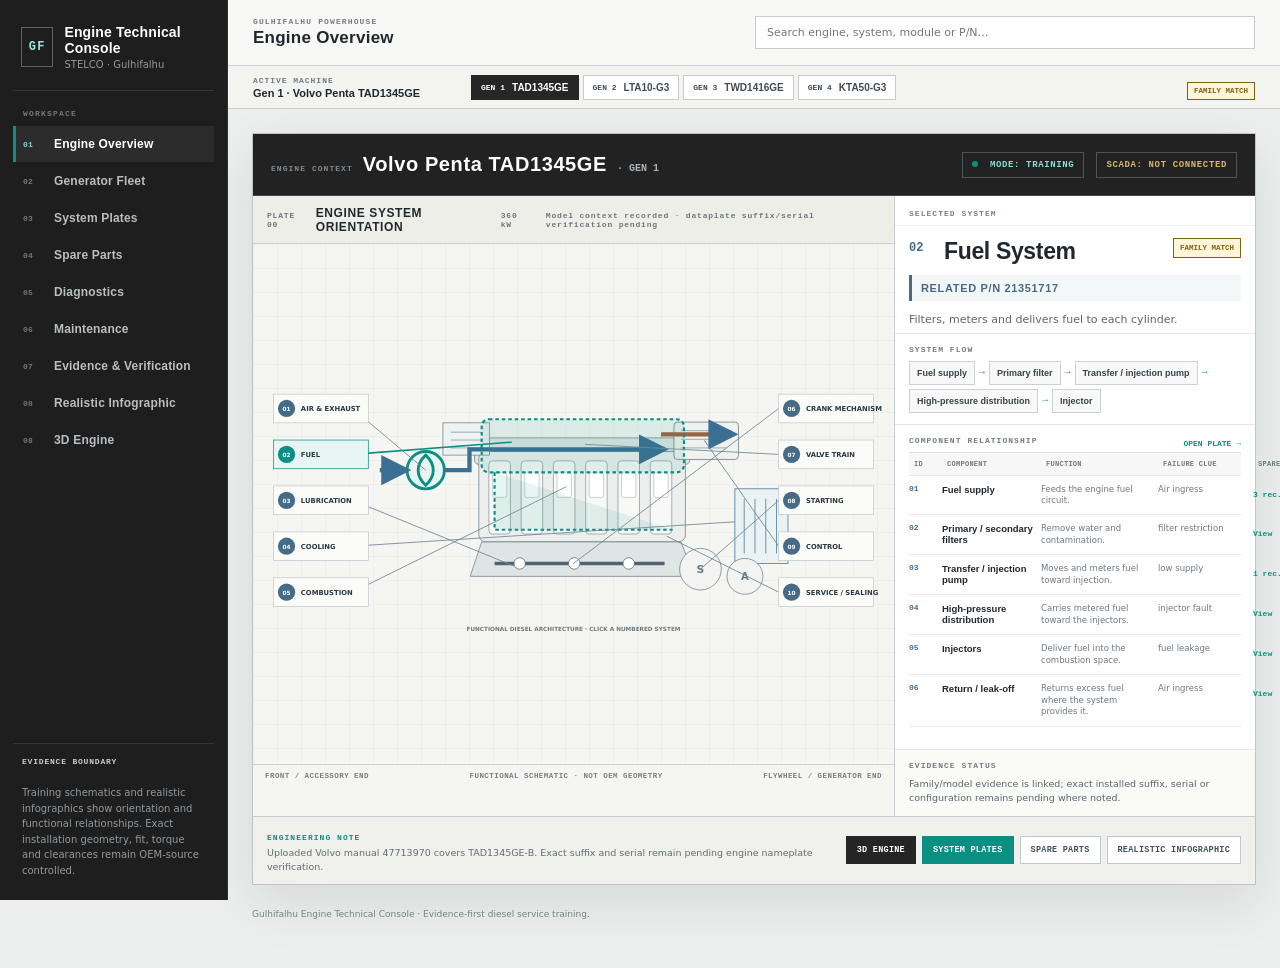
<file: index.html>
<!doctype html>
<html lang="en">
<head>
<meta charset="utf-8">
<meta name="viewport" content="width=device-width,initial-scale=1">
<meta name="description" content="Evidence-first Gulhifalhu diesel engine technical learning system">
<title>Gulhifalhu Engine Technical Console</title>
<link rel="stylesheet" href="assets/app.css?v=6">
</head>
<body>
<div class="app">
  <aside class="side">
    <div class="brand"><div class="logo">GF</div><div><b>Engine Technical Console</b><small>STELCO · Gulhifalhu</small></div></div>
    <div class="side-label">WORKSPACE</div>
    <div class="nav" id="nav">
      <button data-page="home" class="active"><span>01</span> Engine Overview</button>
      <button data-page="generators"><span>02</span> Generator Fleet</button>
      <button data-page="systems"><span>03</span> System Plates</button>
      <button data-page="parts"><span>04</span> Spare Parts</button>
      <button data-page="diagnostics"><span>05</span> Diagnostics</button>
      <button data-page="maintenance"><span>06</span> Maintenance</button>
      <button data-page="evidence"><span>07</span> Evidence</button>
      <button type="button" onclick="location.href='infographic.html'"><span>08</span> Realistic Infographic</button>
    </div>
    <div class="sidefoot"><b>EVIDENCE BOUNDARY</b><br>Training schematics and realistic infographics show orientation and functional relationships. Exact installation geometry, fit, torque and clearances remain OEM-source controlled.</div>
  </aside>

  <main class="main">
    <header class="top">
      <div><span class="top-kicker">GULHIFALHU POWERHOUSE</span><h1 id="pageTitle">Engine Overview</h1></div>
      <input id="globalSearch" placeholder="Search engine, system, module or P/N…">
    </header>

    <div class="fleetbar">
      <div class="fleet-caption"><span>ACTIVE MACHINE</span><b id="fleetIdentity">Loading…</b></div>
      <div class="fleet-tabs" id="fleetTabs"></div>
      <div id="activeEvidence" class="fleet-evidence"></div>
    </div>

    <div class="content">
      <section class="page active" id="page-home">
        <div class="technical-workspace">
          <div class="context-bar">
            <div class="context-engine"><span class="context-kicker">ENGINE CONTEXT</span><b id="contextModel">—</b><small id="contextGen">—</small></div>
            <div class="context-states">
              <span class="mode-state"><i></i> MODE: TRAINING</span>
              <span class="scada-state">SCADA: NOT CONNECTED</span>
            </div>
          </div>

          <div class="technical-canvas">
            <section class="engine-plate-main">
              <div class="plate-toolbar">
                <div><span>PLATE 00</span><b>ENGINE SYSTEM ORIENTATION</b></div>
                <div class="plate-meta"><span id="overviewRating">—</span><span id="overviewIdentity">—</span></div>
              </div>
              <div class="blueprint-grid" id="overviewCanvas"></div>
              <div class="plate-axis"><span>FRONT / ACCESSORY END</span><span>FUNCTIONAL SCHEMATIC · NOT OEM GEOMETRY</span><span>FLYWHEEL / GENERATOR END</span></div>
            </section>

            <aside class="system-panel" id="systemPanel">
              <div class="panel-overline">SELECTED SYSTEM</div>
              <div class="panel-title-row"><div><span id="panelSystemNo">02</span><h2 id="panelSystemTitle">Fuel System</h2></div><span id="panelEvidence" class="evidence-badge">—</span></div>
              <div class="panel-partref" id="panelPartRef">P/N —</div>
              <p class="panel-purpose" id="panelPurpose">Select a numbered callout on the engine.</p>

              <div class="panel-section">
                <span class="panel-label">SYSTEM FLOW</span>
                <div class="flowline" id="panelFlow"></div>
              </div>

              <div class="panel-section panel-table-section">
                <div class="panel-table-head"><span class="panel-label">COMPONENT RELATIONSHIP</span><button id="openSelectedPlate" class="text-action">OPEN PLATE →</button></div>
                <div class="component-table" id="panelComponents"></div>
              </div>

              <div class="panel-section evidence-section">
                <span class="panel-label">EVIDENCE STATUS</span>
                <div class="evidence-line"><span id="panelEvidenceDetail">—</span></div>
              </div>
            </aside>
          </div>

          <div class="overview-foot">
            <div><span class="tech-label">ENGINEERING NOTE</span><p id="overviewNote">—</p></div>
            <div class="overview-actions"><button class="primary" id="openAllSystems">SYSTEM PLATES</button><button class="secondary" id="openMachineParts">SPARE PARTS</button><button class="secondary" type="button" onclick="location.href='infographic.html'">REALISTIC INFOGRAPHIC</button></div>
          </div>
        </div>
      </section>

      <section class="page" id="page-generators">
        <div class="page-heading"><div><div class="eyebrow">INSTALLED FLEET</div><h2>Generator Fleet</h2><p class="lead">Four installed generator sets. Engine identities stay separate so Volvo and Cummins knowledge is never merged by assumption.</p></div></div>
        <div class="fleet-grid" id="generatorGrid"></div>
        <div class="section details"><div class="panel"><span class="section-kicker">SELECTED MACHINE</span><h3 id="selectedGenTitle">Select a generator</h3><p id="selectedGenText">Choose a generator above.</p><div id="genActions" class="path"></div><div id="genSystemPath" class="path system-links"></div></div><div class="panel"><span class="section-kicker">EVIDENCE RULE</span><h3>Compatibility confidence</h3><div class="confidence-key"><p><b>VERIFIED</b> exact installed-engine/OEM evidence</p><p><b>FAMILY MATCH</b> same family/model evidence</p><p><b>CANDIDATE</b> plausible, incomplete evidence</p><p><b>UNVERIFIED</b> insufficient evidence</p></div></div></div>
      </section>

      <section class="page" id="page-systems">
        <div class="page-heading"><div><div class="eyebrow">SERVICE-TRAINING VIEW</div><h2>System Technical Plates</h2><p class="lead">Full-width engineering plates combine orientation, numbered callouts, purpose, failure clues and modules. They are schematic training references, not replacement OEM drawings.</p></div></div>
        <div class="scopebar"><div><span class="section-kicker">MODEL CONTEXT</span><b id="scopeTitle">Common diesel architecture</b><small id="scopeNote">Select an installed engine to keep the training context visible.</small></div><div class="scope-buttons" id="scopeButtons"></div></div>
        <div class="warningline"><b>SCHEMATIC TRAINING PLATES</b><span>Do not use for exact installation position, fastener identification, torque, clearance, timing or part fit.</span></div>
        <div class="section plate-board" id="infographicBoard"></div>
      </section>

      <section class="page" id="page-parts">
        <div class="page-heading"><div><div class="eyebrow">PART IDENTIFICATION</div><h2>Spare Parts</h2><p class="lead">Search engine-related store records without stock quantity. Part identity, engine application and engineering evidence remain visually separate.</p></div></div>
        <div class="toolbar"><div class="filter"><label>SEARCH</label><input id="partSearch" placeholder="Store item, description or part no."></div><div class="filter"><label>GENERATOR</label><select id="genFilter"></select></div><div class="filter"><label>SYSTEM</label><select id="systemFilter"></select></div><div class="filter"><label>CONFIDENCE</label><select id="confidenceFilter"><option value="all">All confidence</option><option>VERIFIED</option><option>FAMILY MATCH</option><option>CANDIDATE</option><option>UNVERIFIED</option><option>NOT COMPATIBLE</option></select></div></div>
        <div class="parts-meta"><span><b id="invTotal">—</b> records</span><span><b id="invFamily">—</b> family match</span><span><b id="invCandidate">—</b> candidate</span><span><b id="invUnverified">—</b> unverified</span></div>
        <div class="resultbar"><span id="resultText"></span><button class="ghost" id="resetFilters">Reset filters</button></div>
        <div class="parts-table"><div class="part-head"><div>Store item</div><div>Description / Part No.</div><div>System / Module</div><div>Confidence</div><div>Generator</div></div><div id="partRows"></div></div>
      </section>

      <section class="page" id="page-diagnostics"><div class="page-heading"><div><div class="eyebrow">FAULT ISOLATION</div><h2>Diagnostics</h2><p class="lead">Start from an operating parameter and follow sensor → mechanical source → affected modules → component path before selecting a spare.</p></div></div><div class="diag-grid" id="diagGrid"></div></section>
      <section class="page" id="page-maintenance"><div class="page-heading"><div><div class="eyebrow">SERVICE LOGIC</div><h2>Maintenance Relationships</h2><p class="lead">Maintenance is grouped by the system being protected, not presented as a disconnected checklist.</p></div></div><div class="maint-grid" id="maintGrid"></div></section>
      <section class="page" id="page-evidence"><div class="page-heading"><div><div class="eyebrow">SOURCE CONTROL</div><h2>OEM Evidence</h2><p class="lead">Technical limits and compatibility claims remain traceable to source, applicability and operating condition.</p></div></div><div id="evidenceList" class="section evidence-list"></div></section>

      <div class="footer">Gulhifalhu Engine Technical Console · Evidence-first diesel service training.</div>
    </div>
  </main>
</div>
<div class="drawerback" id="drawerback"></div><aside class="drawer" id="drawer"><div class="drawerinner"><button class="close" id="closeDrawer">✕</button><div id="drawerBody"></div></div></aside>
<script src="assets/data-model.js?v=6"></script>
<script src="assets/diagram.js?v=6"></script>
<script src="assets/app-core.js?v=6"></script>
</body>
</html>
</file>
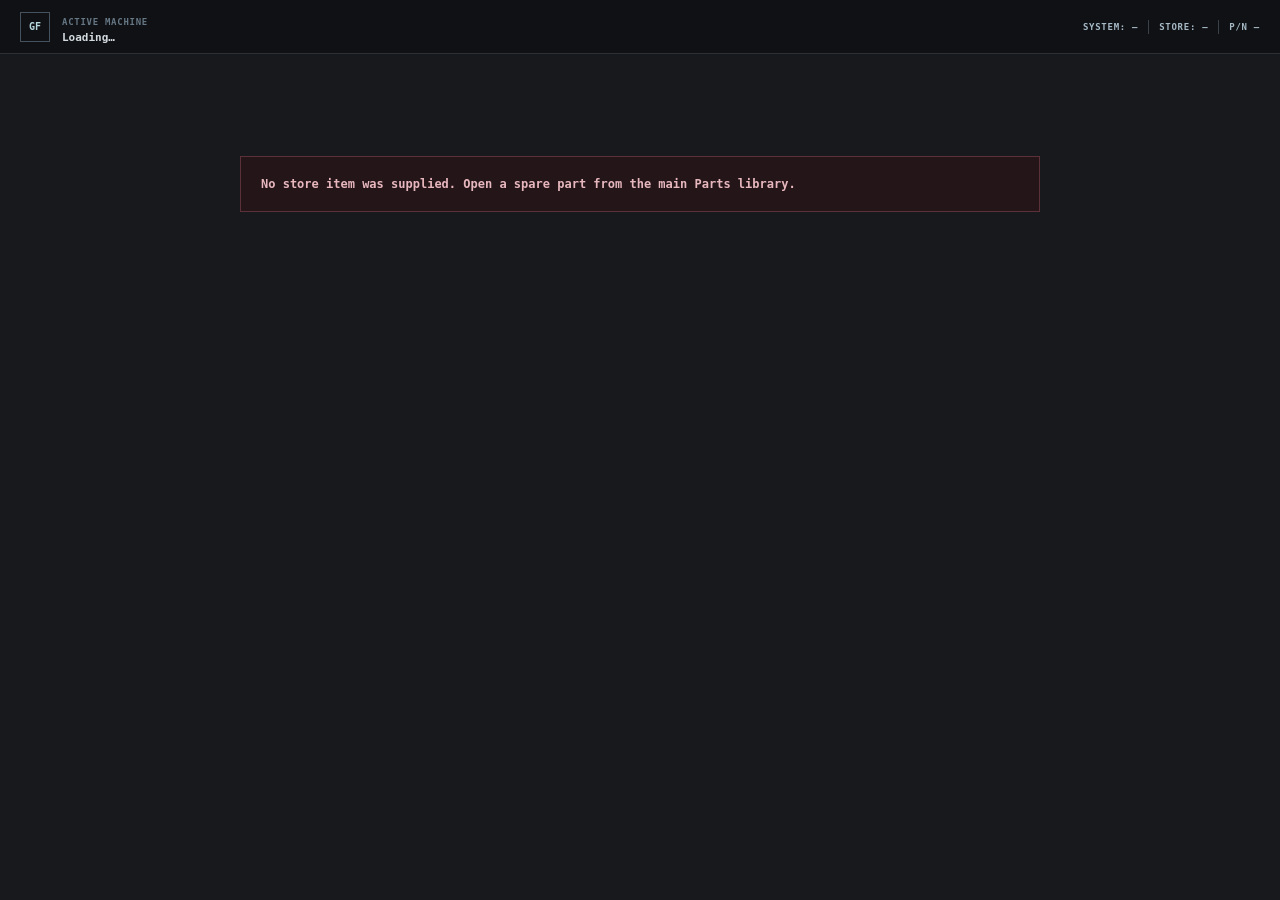
<file: component.html>
<!doctype html>
<html lang="en">
<head>
<meta charset="utf-8">
<meta name="viewport" content="width=device-width,initial-scale=1">
<meta name="description" content="Gulhifalhu diesel engine component technical workspace">
<title>Component Workspace · Gulhifalhu Engine Technical Console</title>
<link rel="stylesheet" href="assets/component.css?v=3">
<link rel="stylesheet" href="assets/oem-visual.css?v=1">
</head>
<body>
<div class="component-shell">
  <header class="component-header">
    <div class="machine-context">
      <a id="backEngineTop" href="index.html#home" class="brand-mark">GF</a>
      <div><span>ACTIVE MACHINE</span><b id="headerMachine">Loading…</b></div>
    </div>
    <div class="component-context">
      <span id="headerSystem">SYSTEM: —</span><i></i>
      <span id="headerStore">STORE: —</span><i></i>
      <span id="headerPn">P/N —</span>
    </div>
  </header>

  <main class="component-main">
    <div class="breadcrumb"><a id="backSystem" href="index.html#systems">← BACK TO SYSTEM</a><span>/</span><b>COMPONENT WORKSPACE</b><span>/</span><span id="breadcrumbModule">MODULE —</span></div>

    <section class="component-grid">
      <div class="technical-illustration">
        <div class="illustration-head">
          <div><span>TECHNICAL PLATE</span><b id="plateSystem">—</b></div>
          <div class="plate-context"><span>SELECTED MODULE</span><b id="plateModule">—</b></div>
        </div>
        <div class="illustration-stage" id="componentIllustration"></div>
        <div class="illustration-legend">
          <span><i class="line-swatch"></i>SYSTEM PATH</span>
          <span><i class="selected-swatch"></i>SELECTED COMPONENT / MODULE</span>
          <span><i class="callout-swatch">01</i>CLICKABLE CALLOUT</span>
          <span id="visualModeLabel">FUNCTIONAL SCHEMATIC · NOT OEM GEOMETRY</span>
        </div>
      </div>

      <aside class="component-info">
        <div class="part-heading">
          <div><span id="partNumber" class="part-number">P/N —</span><h1 id="partName">Component</h1></div>
          <span id="partStatus" class="status-badge">UNVERIFIED</span>
        </div>

        <div class="component-identity-strip">
          <div><span>STORE ITEM</span><b id="storeItem">—</b></div>
          <div><span>MODULE</span><b id="partModule">—</b></div>
        </div>

        <div class="meta-grid">
          <div><span>ENGINE APPLICATION</span><b id="partFamily">—</b></div>
          <div><span>EVIDENCE STATE</span><b id="evidenceState">—</b></div>
          <div><span>SELECTED CALLOUT</span><b id="selectedCallout">—</b></div>
          <div><span>SCADA STATUS</span><b>NOT CONNECTED</b></div>
        </div>

        <div class="evidence-panel">
          <div class="section-label">COMPATIBILITY EVIDENCE</div>
          <div id="evidenceMessage" class="evidence-message">Loading evidence state…</div>
          <div class="evidence-actions"><a id="viewEvidence" href="index.html#evidence">VIEW EVIDENCE</a><a id="viewSpares" href="index.html#parts">SYSTEM SPARES</a></div>
        </div>

        <div class="oem-visual-panel" id="oemVisualPanel">
          <div class="oem-source-head"><span class="section-label">OEM ILLUSTRATION SOURCE</span><span id="oemVisualStatus" class="oem-source-status">CHECKING SOURCE…</span></div>
          <div class="oem-source-block"><span>IDENTITY REQUIRED</span><p id="oemVisualIdentity">Checking installed-engine identity requirements…</p></div>
          <div class="oem-source-block"><span>INTEGRATION RULE</span><p id="oemVisualRule">Loading visual-source rule…</p></div>
          <div id="oemSourceLinks" class="oem-source-links"></div>
        </div>

        <div class="quick-actions">
          <a id="goDiagnostics" href="index.html#diagnostics">DIAGNOSTICS</a>
          <a id="goMaintenance" href="index.html#maintenance">MAINTENANCE</a>
          <a id="goSpares" href="index.html#parts">SPARES</a>
          <a id="goEngine" href="index.html#home">ENGINE</a>
        </div>
      </aside>
    </section>

    <section class="relationship-panel">
      <div class="relationship-flow"><span class="section-label">SYSTEM RELATIONSHIP</span><div id="systemFlow" class="system-flow"></div></div>
      <div class="functional-table"><span class="section-label">FUNCTIONAL RELATIONSHIP</span><div id="functionRows"></div></div>
    </section>

    <section class="fault-workspace">
      <div class="fault-tree-panel">
        <div class="fault-head"><div><span class="section-label">FAILURE TREE</span><h2 id="faultTitle">SYSTEM FAULT PATH</h2></div><small>Click a branch to continue the diagnostic path.</small></div>
        <div id="faultTree" class="fault-tree"></div>
      </div>
      <div class="fault-side">
        <span class="section-label">COMPATIBILITY INTERPRETATION</span>
        <p id="compatibilityMeaning"></p>
        <div class="fault-side-actions"><a id="faultDiagnostics" href="index.html#diagnostics">OPEN DIAGNOSTICS →</a><a id="faultMaintenance" href="index.html#maintenance">OPEN MAINTENANCE →</a></div>
      </div>
    </section>

    <section class="related-section">
      <div class="related-head"><div><span class="section-label">RELATED PARTS</span><h2>System / module records</h2><p>Real records only. Same-module items are prioritized; no placeholder part numbers are generated.</p></div><a id="allRelated" href="index.html#parts">VIEW SYSTEM LIBRARY →</a></div>
      <div id="relatedParts" class="related-grid"></div>
    </section>
  </main>
</div>
<script src="assets/data-model.js?v=6"></script>
<script src="assets/diagram.js?v=6"></script>
<script src="assets/component.js?v=2"></script>
<script src="assets/component-interactions.js?v=1"></script>
<script src="assets/oem-visual.js?v=1"></script>
</body>
</html>
</file>
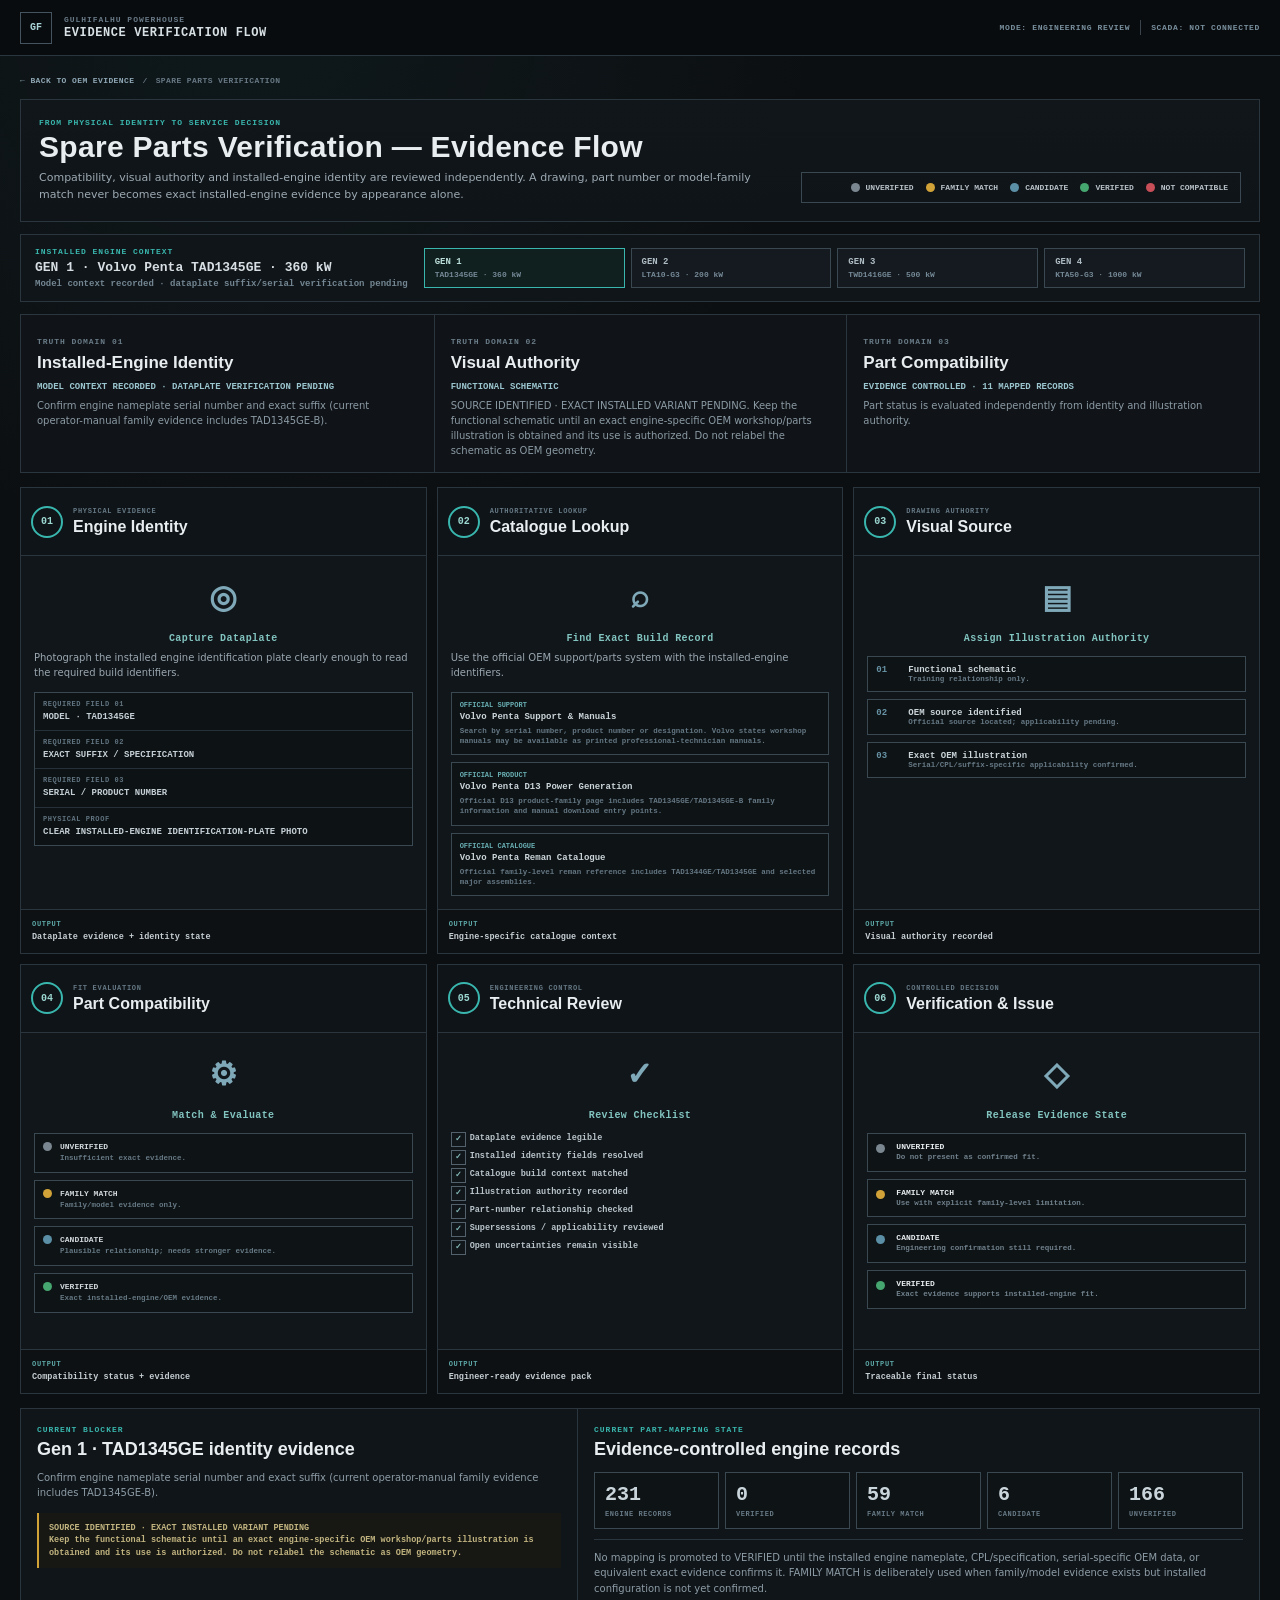
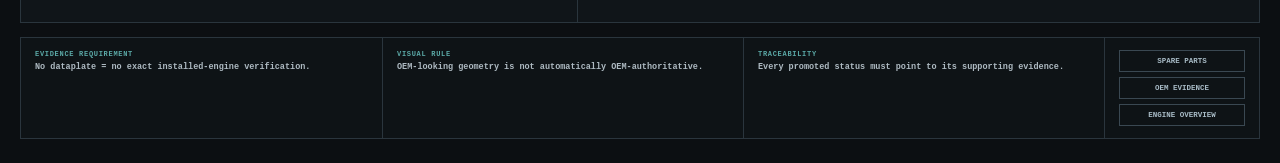
<file: evidence-flow.html>
<!doctype html>
<html lang="en">
<head>
<meta charset="utf-8">
<meta name="viewport" content="width=device-width,initial-scale=1">
<meta name="description" content="Evidence verification workflow for Gulhifalhu engine spare-part compatibility">
<title>Evidence Verification Flow · Gulhifalhu Engine Technical Console</title>
<link rel="stylesheet" href="assets/evidence-flow.css?v=1">
</head>
<body>
<div class="flow-shell">
  <header class="flow-header">
    <div class="flow-brand"><a href="index.html#evidence" class="brand-mark">GF</a><div><span>GULHIFALHU POWERHOUSE</span><b>EVIDENCE VERIFICATION FLOW</b></div></div>
    <div class="flow-mode"><span>MODE: ENGINEERING REVIEW</span><i></i><span>SCADA: NOT CONNECTED</span></div>
  </header>

  <main class="flow-main">
    <div class="flow-nav"><a href="index.html#evidence">← BACK TO OEM EVIDENCE</a><span>/</span><b>SPARE PARTS VERIFICATION</b></div>

    <section class="flow-intro">
      <div><span class="eyebrow">FROM PHYSICAL IDENTITY TO SERVICE DECISION</span><h1>Spare Parts Verification — Evidence Flow</h1><p>Compatibility, visual authority and installed-engine identity are reviewed independently. A drawing, part number or model-family match never becomes exact installed-engine evidence by appearance alone.</p></div>
      <div class="status-key">
        <span><i class="dot unverified"></i>UNVERIFIED</span>
        <span><i class="dot family"></i>FAMILY MATCH</span>
        <span><i class="dot candidate"></i>CANDIDATE</span>
        <span><i class="dot verified"></i>VERIFIED</span>
        <span><i class="dot incompatible"></i>NOT COMPATIBLE</span>
      </div>
    </section>

    <section class="machine-selector">
      <div><span class="section-label">INSTALLED ENGINE CONTEXT</span><b id="selectedMachine">Loading…</b><small id="selectedIdentity">—</small></div>
      <div id="machineTabs" class="machine-tabs"></div>
    </section>

    <section class="truth-strip">
      <article><span>TRUTH DOMAIN 01</span><h2>Installed-Engine Identity</h2><b id="identityTruth">MODEL CONTEXT RECORDED</b><p id="identityRequirement">Physical dataplate evidence pending.</p></article>
      <article><span>TRUTH DOMAIN 02</span><h2>Visual Authority</h2><b id="visualTruth">FUNCTIONAL SCHEMATIC</b><p id="visualRequirement">Exact OEM illustration gated by identity evidence.</p></article>
      <article><span>TRUTH DOMAIN 03</span><h2>Part Compatibility</h2><b id="compatTruth">EVIDENCE CONTROLLED</b><p>Part status is evaluated independently from identity and illustration authority.</p></article>
    </section>

    <section class="flow-track" aria-label="Six-stage evidence verification workflow">
      <article class="stage" data-stage="1">
        <div class="stage-head"><span class="stage-no">01</span><div><span>PHYSICAL EVIDENCE</span><h2>Engine Identity</h2></div></div>
        <div class="stage-body"><div class="stage-icon camera">◎</div><h3>Capture Dataplate</h3><p>Photograph the installed engine identification plate clearly enough to read the required build identifiers.</p><div class="stage-data" id="identityFields"></div></div>
        <footer><span>OUTPUT</span><b>Dataplate evidence + identity state</b></footer>
      </article>

      <div class="stage-arrow">→</div>

      <article class="stage" data-stage="2">
        <div class="stage-head"><span class="stage-no">02</span><div><span>AUTHORITATIVE LOOKUP</span><h2>Catalogue Lookup</h2></div></div>
        <div class="stage-body"><div class="stage-icon">⌕</div><h3>Find Exact Build Record</h3><p>Use the official OEM support/parts system with the installed-engine identifiers.</p><div id="officialSources" class="source-list"></div></div>
        <footer><span>OUTPUT</span><b>Engine-specific catalogue context</b></footer>
      </article>

      <div class="stage-arrow">→</div>

      <article class="stage" data-stage="3">
        <div class="stage-head"><span class="stage-no">03</span><div><span>DRAWING AUTHORITY</span><h2>Visual Source</h2></div></div>
        <div class="stage-body"><div class="stage-icon">▤</div><h3>Assign Illustration Authority</h3><div class="authority-stack"><div><span>01</span><b>Functional schematic</b><small>Training relationship only.</small></div><div><span>02</span><b>OEM source identified</b><small>Official source located; applicability pending.</small></div><div><span>03</span><b>Exact OEM illustration</b><small>Serial/CPL/suffix-specific applicability confirmed.</small></div></div></div>
        <footer><span>OUTPUT</span><b>Visual authority recorded</b></footer>
      </article>

      <div class="stage-arrow">→</div>

      <article class="stage" data-stage="4">
        <div class="stage-head"><span class="stage-no">04</span><div><span>FIT EVALUATION</span><h2>Part Compatibility</h2></div></div>
        <div class="stage-body"><div class="stage-icon">⚙</div><h3>Match & Evaluate</h3><div class="compat-list"><div><i class="dot unverified"></i><span><b>UNVERIFIED</b><small>Insufficient exact evidence.</small></span></div><div><i class="dot family"></i><span><b>FAMILY MATCH</b><small>Family/model evidence only.</small></span></div><div><i class="dot candidate"></i><span><b>CANDIDATE</b><small>Plausible relationship; needs stronger evidence.</small></span></div><div><i class="dot verified"></i><span><b>VERIFIED</b><small>Exact installed-engine/OEM evidence.</small></span></div></div></div>
        <footer><span>OUTPUT</span><b>Compatibility status + evidence</b></footer>
      </article>

      <div class="stage-arrow">→</div>

      <article class="stage" data-stage="5">
        <div class="stage-head"><span class="stage-no">05</span><div><span>ENGINEERING CONTROL</span><h2>Technical Review</h2></div></div>
        <div class="stage-body"><div class="stage-icon">✓</div><h3>Review Checklist</h3><ul class="checklist"><li>Dataplate evidence legible</li><li>Installed identity fields resolved</li><li>Catalogue build context matched</li><li>Illustration authority recorded</li><li>Part-number relationship checked</li><li>Supersessions / applicability reviewed</li><li>Open uncertainties remain visible</li></ul></div>
        <footer><span>OUTPUT</span><b>Engineer-ready evidence pack</b></footer>
      </article>

      <div class="stage-arrow">→</div>

      <article class="stage" data-stage="6">
        <div class="stage-head"><span class="stage-no">06</span><div><span>CONTROLLED DECISION</span><h2>Verification & Issue</h2></div></div>
        <div class="stage-body"><div class="stage-icon">◇</div><h3>Release Evidence State</h3><div class="release-list"><div><i class="dot unverified"></i><b>UNVERIFIED</b><span>Do not present as confirmed fit.</span></div><div><i class="dot family"></i><b>FAMILY MATCH</b><span>Use with explicit family-level limitation.</span></div><div><i class="dot candidate"></i><b>CANDIDATE</b><span>Engineering confirmation still required.</span></div><div><i class="dot verified"></i><b>VERIFIED</b><span>Exact evidence supports installed-engine fit.</span></div></div></div>
        <footer><span>OUTPUT</span><b>Traceable final status</b></footer>
      </article>
    </section>

    <section class="evidence-dashboard">
      <div class="evidence-requirement"><span class="section-label">CURRENT BLOCKER</span><h2 id="blockerTitle">Physical engine identity</h2><p id="blockerText">Loading required evidence…</p><div id="sourceState" class="source-state"></div></div>
      <div class="inventory-state"><span class="section-label">CURRENT PART-MAPPING STATE</span><h2>Evidence-controlled engine records</h2><div class="metric-grid"><div><b id="metricTotal">—</b><span>ENGINE RECORDS</span></div><div><b id="metricVerified">—</b><span>VERIFIED</span></div><div><b id="metricFamily">—</b><span>FAMILY MATCH</span></div><div><b id="metricCandidate">—</b><span>CANDIDATE</span></div><div><b id="metricUnverified">—</b><span>UNVERIFIED</span></div></div><p class="mapping-rule" id="mappingRule">—</p></div>
    </section>

    <section class="traceability-bar">
      <div><span>EVIDENCE REQUIREMENT</span><b>No dataplate = no exact installed-engine verification.</b></div>
      <div><span>VISUAL RULE</span><b>OEM-looking geometry is not automatically OEM-authoritative.</b></div>
      <div><span>TRACEABILITY</span><b>Every promoted status must point to its supporting evidence.</b></div>
      <div class="trace-actions"><a href="index.html#parts">SPARE PARTS</a><a href="index.html#evidence">OEM EVIDENCE</a><a id="openEngine" href="index.html#home">ENGINE OVERVIEW</a></div>
    </section>
  </main>
</div>
<script src="assets/evidence-flow.js?v=1"></script>
</body>
</html>
</file>
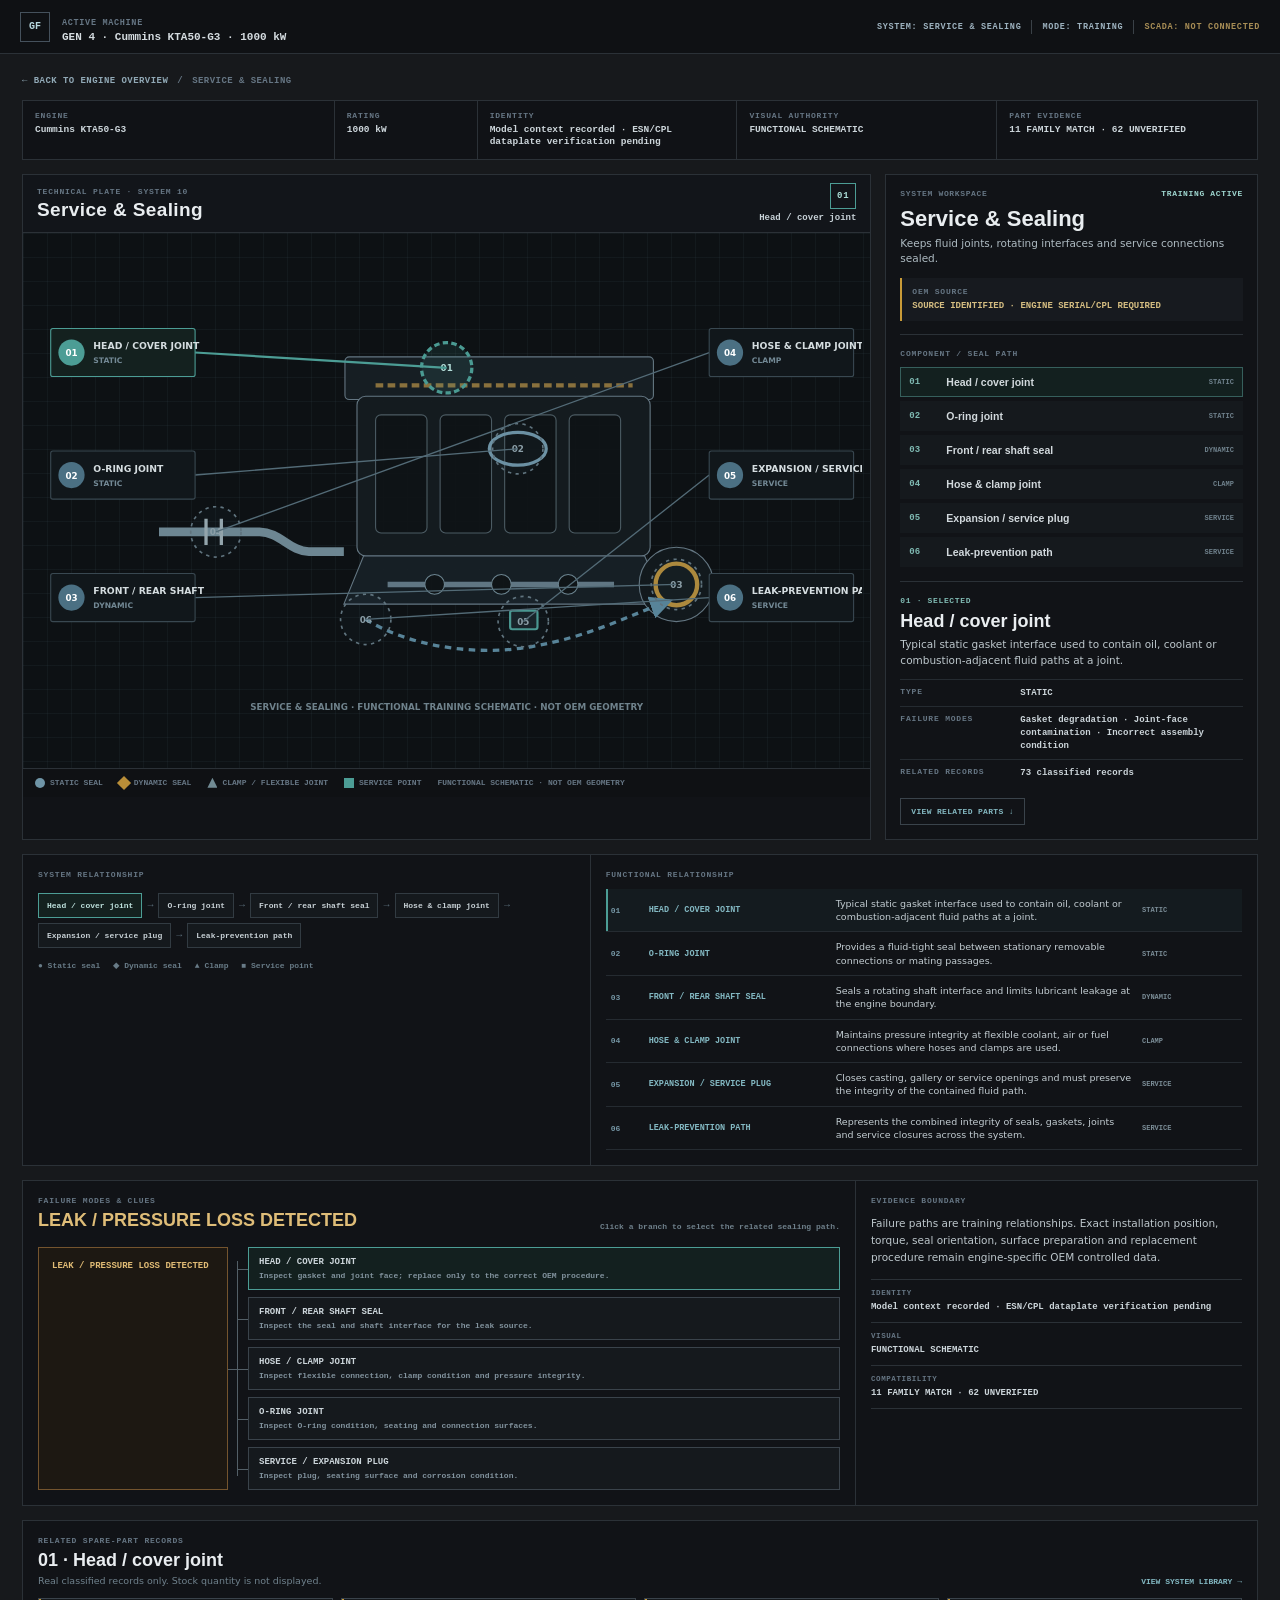
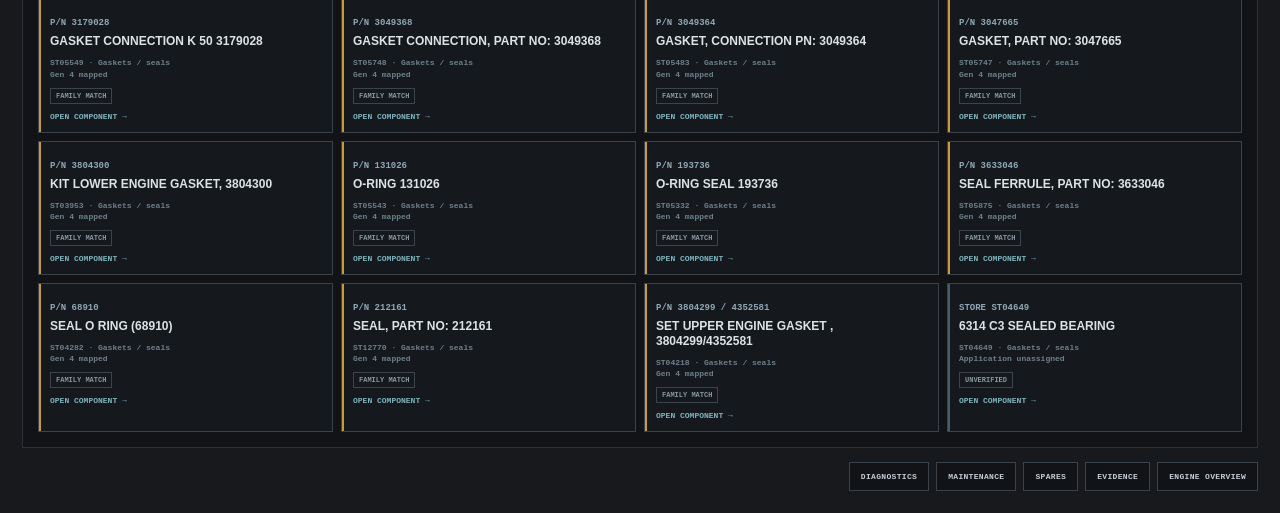
<file: system.html>
<!doctype html>
<html lang="en">
<head>
<meta charset="utf-8">
<meta name="viewport" content="width=device-width,initial-scale=1">
<meta name="description" content="Gulhifalhu diesel engine system technical workspace">
<title>System Workspace · Gulhifalhu Engine Technical Console</title>
<link rel="stylesheet" href="assets/system.css?v=1">
</head>
<body>
<div class="sys-shell">
  <header class="sys-header">
    <div class="machine-id">
      <a id="backEngine" class="brand" href="index.html#home">GF</a>
      <div><span>ACTIVE MACHINE</span><b id="machineLabel">Loading…</b></div>
    </div>
    <div class="header-context">
      <span id="headerSystem">SYSTEM: —</span><i></i>
      <span>MODE: TRAINING</span><i></i>
      <span class="scada-off">SCADA: NOT CONNECTED</span>
    </div>
  </header>

  <main class="sys-main">
    <div class="sys-breadcrumb">
      <a id="backOverview" href="index.html#home">← BACK TO ENGINE OVERVIEW</a>
      <span>/</span><b id="crumbSystem">SYSTEM WORKSPACE</b>
    </div>

    <section class="system-context-bar">
      <div><span>ENGINE</span><b id="contextEngine">—</b></div>
      <div><span>RATING</span><b id="contextRating">—</b></div>
      <div><span>IDENTITY</span><b id="contextIdentity">—</b></div>
      <div><span>VISUAL AUTHORITY</span><b>FUNCTIONAL SCHEMATIC</b></div>
      <div><span>PART EVIDENCE</span><b id="contextEvidence">—</b></div>
    </section>

    <section class="hero-grid">
      <article class="system-plate">
        <div class="plate-head">
          <div><span>TECHNICAL PLATE · SYSTEM 10</span><h1 id="systemTitle">Service &amp; Sealing</h1></div>
          <div class="plate-head-note"><span id="selectedNumber">01</span><b id="selectedName">Head / cover joint</b></div>
        </div>
        <div class="plate-stage" id="systemPlate"></div>
        <div class="plate-legend">
          <span><i class="seal-static"></i>STATIC SEAL</span>
          <span><i class="seal-dynamic"></i>DYNAMIC SEAL</span>
          <span><i class="seal-clamp"></i>CLAMP / FLEXIBLE JOINT</span>
          <span><i class="seal-service"></i>SERVICE POINT</span>
          <span>FUNCTIONAL SCHEMATIC · NOT OEM GEOMETRY</span>
        </div>
      </article>

      <aside class="system-side">
        <div class="system-state">
          <div class="state-head"><span>SYSTEM WORKSPACE</span><b>TRAINING ACTIVE</b></div>
          <h2 id="sideSystemTitle">Service &amp; Sealing</h2>
          <p id="systemPurpose">Keeps fluid joints, rotating interfaces and service connections sealed.</p>
          <div class="authority-row"><span>OEM SOURCE</span><b id="oemState">Checking…</b></div>
        </div>

        <div class="component-list-wrap">
          <div class="section-label">COMPONENT / SEAL PATH</div>
          <div id="componentList" class="component-list"></div>
        </div>

        <div class="selected-detail">
          <div class="selected-kicker"><span id="detailNo">01</span> · SELECTED</div>
          <h3 id="detailName">Head / cover joint</h3>
          <p id="detailFunction">—</p>
          <div class="detail-meta"><span>TYPE</span><b id="detailType">STATIC</b></div>
          <div class="detail-meta"><span>FAILURE MODES</span><b id="detailFailures">—</b></div>
          <div class="detail-meta"><span>RELATED RECORDS</span><b id="detailCount">—</b></div>
          <button id="viewSelectedParts" class="text-button">VIEW RELATED PARTS ↓</button>
        </div>
      </aside>
    </section>

    <section class="relationship-workspace">
      <div class="relationship-block">
        <span class="section-label">SYSTEM RELATIONSHIP</span>
        <div id="relationshipFlow" class="relationship-flow"></div>
        <div class="relationship-key">
          <span>● Static seal</span><span>◆ Dynamic seal</span><span>▲ Clamp</span><span>■ Service point</span>
        </div>
      </div>
      <div class="function-block">
        <span class="section-label">FUNCTIONAL RELATIONSHIP</span>
        <div id="functionTable" class="function-table"></div>
      </div>
    </section>

    <section class="failure-workspace">
      <div class="fault-panel">
        <div class="fault-heading"><div><span class="section-label">FAILURE MODES &amp; CLUES</span><h2>LEAK / PRESSURE LOSS DETECTED</h2></div><small>Click a branch to select the related sealing path.</small></div>
        <div id="faultTree" class="fault-tree"></div>
      </div>
      <aside class="evidence-side">
        <span class="section-label">EVIDENCE BOUNDARY</span>
        <p>Failure paths are training relationships. Exact installation position, torque, seal orientation, surface preparation and replacement procedure remain engine-specific OEM controlled data.</p>
        <div class="truth-grid">
          <div><span>IDENTITY</span><b id="truthIdentity">—</b></div>
          <div><span>VISUAL</span><b>FUNCTIONAL SCHEMATIC</b></div>
          <div><span>COMPATIBILITY</span><b id="truthCompatibility">—</b></div>
        </div>
      </aside>
    </section>

    <section class="parts-workspace" id="relatedSection">
      <div class="parts-head">
        <div><span class="section-label">RELATED SPARE-PART RECORDS</span><h2 id="partsTitle">Selected sealing path</h2><p>Real classified records only. Stock quantity is not displayed.</p></div>
        <a id="openPartsLibrary" href="index.html#parts">VIEW SYSTEM LIBRARY →</a>
      </div>
      <div id="relatedParts" class="parts-grid"></div>
    </section>

    <nav class="bottom-actions">
      <a id="goDiagnostics" href="index.html#diagnostics">DIAGNOSTICS</a>
      <a id="goMaintenance" href="index.html#maintenance">MAINTENANCE</a>
      <a id="goSpares" href="index.html#parts">SPARES</a>
      <a id="goEvidence" href="index.html#evidence">EVIDENCE</a>
      <a id="goEngine" href="index.html#home">ENGINE OVERVIEW</a>
    </nav>
  </main>
</div>
<script src="assets/data-model.js?v=6"></script>
<script src="assets/diagram.js?v=6"></script>
<script src="assets/system.js?v=1"></script>
</body>
</html>
</file>
<file: assets/app.css>
:root{--shell:#1e1e1e;--shell2:#292929;--paper:#f5f5f2;--paper2:#fbfbf8;--panel:#fff;--ink:#20282f;--muted:#687580;--line:#cbd1d5;--line2:#e3e6e7;--steel:#466b86;--teal:#0b8f82;--amber:#a87413;--red:#a43845;--green:#16704a;--blue:#3b6f94;--mono:ui-monospace,SFMono-Regular,Menlo,Consolas,monospace;--condensed:"Arial Narrow","Roboto Condensed","IBM Plex Sans Condensed",Arial,sans-serif;--shadow:0 18px 50px rgba(17,25,31,.10)}*{box-sizing:border-box}html{scroll-behavior:smooth}body{margin:0;background:#ecefed;color:var(--ink);font-family:Inter,ui-sans-serif,system-ui,-apple-system,"Segoe UI",Arial,sans-serif;font-size:14px}button,input,select{font:inherit}button{cursor:pointer}.app{min-height:100vh;display:grid;grid-template-columns:228px minmax(0,1fr)}.side{position:sticky;top:0;height:100vh;background:var(--shell);color:#fff;padding:22px 13px;display:flex;flex-direction:column;border-right:1px solid #303030}.brand{display:flex;gap:11px;align-items:center;padding:2px 8px 20px;border-bottom:1px solid #353535}.logo{width:40px;height:40px;border:1px solid #626262;display:grid;place-items:center;color:#9ee4d9;font:900 12px var(--mono);letter-spacing:.1em}.brand b{display:block;font:800 14px var(--condensed);letter-spacing:.01em}.brand small{display:block;color:#8f9aa2;font-size:10px;margin-top:3px}.side-label{margin:18px 10px 8px;color:#777;font:800 8px var(--mono);letter-spacing:.15em}.nav{display:grid;gap:1px}.nav button{border:0;background:transparent;color:#b8bec2;text-align:left;padding:11px 10px;display:flex;align-items:center;gap:9px;font:700 12px var(--condensed);letter-spacing:.015em}.nav button span{font:700 8px var(--mono);color:#6f777c;width:22px}.nav button:hover,.nav button.active{background:#2c2c2c;color:#fff}.nav button.active{box-shadow:inset 3px 0 0 var(--teal)}.nav button.active span{color:#7ed7cb}.sidefoot{margin-top:auto;border-top:1px solid #353535;padding:13px 9px 0;color:#909aa0;font-size:10px;line-height:1.55}.sidefoot b{display:block;color:#c9ced1;font:800 8px var(--mono);letter-spacing:.1em;margin-bottom:4px}.main{min-width:0}.top{height:66px;position:sticky;top:0;z-index:40;background:#f8f8f6;border-bottom:1px solid #cacfd1;padding:0 25px;display:flex;align-items:center;gap:18px}.top-kicker{display:block;font:800 8px var(--mono);letter-spacing:.14em;color:#747d84}.top h1{margin:2px 0 0;font:800 17px var(--condensed);letter-spacing:.015em}.top input{margin-left:auto;width:min(500px,48vw);background:#fff;border:1px solid #c7cccf;border-radius:0;padding:9px 11px;outline:none;font-size:11px}.top input:focus,.filter input:focus,.filter select:focus{border-color:#7996aa;box-shadow:0 0 0 2px rgba(70,107,134,.12)}.fleetbar{position:sticky;top:66px;z-index:32;background:#f3f3f0;border-bottom:1px solid #c9cecf;padding:8px 25px;display:grid;grid-template-columns:205px minmax(0,1fr) auto;gap:13px;align-items:center}.fleet-caption span{display:block;font:800 8px var(--mono);letter-spacing:.12em;color:#747d83}.fleet-caption b{display:block;margin-top:2px;font:800 11px var(--condensed)}.fleet-tabs{display:flex;gap:4px;min-width:0}.fleet-tab{border:1px solid #c5cbce;background:#fff;color:#414c54;padding:6px 9px;display:flex;align-items:center;gap:7px;min-width:0}.fleet-tab strong{font:800 8px var(--mono)}.fleet-tab span{font:700 10px var(--condensed);white-space:nowrap}.fleet-tab.active,.fleet-tab:hover{background:#262626;border-color:#262626;color:#fff}.fleet-evidence{font:800 8px var(--mono)}.content{max-width:1640px;margin:auto;padding:24px}.page{display:none}.page.active{display:block}.eyebrow,.section-kicker,.tech-label,.context-kicker,.panel-overline,.panel-label{font:800 8px var(--mono);letter-spacing:.13em;text-transform:uppercase}.eyebrow,.section-kicker,.tech-label{color:var(--teal)}h2{font:800 31px var(--condensed);letter-spacing:-.015em;margin:6px 0 7px}.lead{max-width:980px;color:var(--muted);line-height:1.58;font-size:12px}.page-heading{margin-bottom:18px}.technical-workspace{background:var(--paper);border:1px solid #bfc5c7;box-shadow:var(--shadow)}.context-bar{height:62px;background:#222;color:#fff;border-bottom:1px solid #444;padding:0 18px;display:flex;align-items:center;justify-content:space-between;gap:20px}.context-engine{display:flex;align-items:baseline;gap:10px;min-width:0}.context-kicker{color:#7f898f}.context-engine b{font:900 20px var(--condensed);letter-spacing:.03em;white-space:nowrap}.context-engine small{font:800 10px var(--mono);color:#aab2b7}.context-states{display:flex;gap:12px;align-items:center}.mode-state,.scada-state{font:800 9px var(--mono);letter-spacing:.07em;padding:7px 9px;border:1px solid #4e5559}.mode-state{color:#87ddd0}.mode-state i{display:inline-block;width:6px;height:6px;border-radius:50%;background:var(--teal);margin-right:6px}.scada-state{color:#d6b66b}.technical-canvas{display:grid;grid-template-columns:minmax(0,1.65fr) minmax(360px,.75fr);min-height:620px}.engine-plate-main{background:var(--paper);border-right:1px solid #c8ced0;min-width:0}.plate-toolbar{height:48px;border-bottom:1px solid #cbd0d2;background:#eeeee9;padding:0 14px;display:flex;align-items:center;justify-content:space-between;gap:14px}.plate-toolbar>div:first-child{display:flex;gap:10px;align-items:center}.plate-toolbar span{font:800 8px var(--mono);letter-spacing:.1em;color:#6d777e}.plate-toolbar b{font:900 12px var(--condensed);letter-spacing:.05em}.plate-meta{display:flex;gap:16px}.blueprint-grid{min-height:520px;display:grid;place-items:center;padding:12px;background-color:var(--paper);background-image:linear-gradient(rgba(70,107,134,.045) 1px,transparent 1px),linear-gradient(90deg,rgba(70,107,134,.045) 1px,transparent 1px);background-size:24px 24px}.blueprint-grid svg{width:100%;height:auto;max-height:520px;display:block}.plate-axis{border-top:1px solid #cbd0d2;padding:7px 12px;display:flex;justify-content:space-between;gap:8px;color:#777f84;font:700 7.5px var(--mono);letter-spacing:.06em}.system-panel{background:#fff;display:flex;flex-direction:column;min-width:0}.panel-overline{padding:13px 14px 7px;color:#7a8389;border-bottom:1px solid #eceeee}.panel-title-row{padding:12px 14px 10px;display:flex;justify-content:space-between;gap:10px;align-items:flex-start}.panel-title-row>div{display:grid;grid-template-columns:28px 1fr;gap:7px;align-items:start}.panel-title-row>div>span{font:900 12px var(--mono);color:var(--steel);padding-top:3px}.panel-title-row h2{margin:0;font-size:23px}.evidence-badge{border:1px solid currentColor;padding:5px 6px;font:800 7.5px var(--mono);white-space:nowrap}.evidence-badge.verified{color:var(--green);background:#edf7f1}.evidence-badge.family{color:#806011;background:#fff5d8}.evidence-badge.candidate{color:#8b510b;background:#fff0dd}.evidence-badge.unverified{color:#6e6670;background:#f4eff3}.evidence-badge.incompatible{color:var(--red);background:#fff0f1}.panel-partref{margin:0 14px;padding:7px 9px;border-left:3px solid var(--steel);background:#f4f7f8;color:var(--steel);font:900 11px var(--condensed);letter-spacing:.06em}.panel-purpose{margin:11px 14px 4px;color:#596873;font-size:11px;line-height:1.5}.panel-section{padding:11px 14px;border-top:1px solid #e5e8e9}.panel-label{display:block;color:#737d83;margin-bottom:7px}.flowline{display:flex;align-items:center;gap:4px;flex-wrap:wrap}.flow-node{font:800 9px var(--condensed);padding:6px 7px;border:1px solid #cbd2d5;background:#f7f8f7;color:#37434b}.flow-arrow{color:var(--teal);font:900 10px var(--mono)}.panel-table-section{flex:1}.panel-table-head{display:flex;justify-content:space-between;gap:10px;align-items:center}.text-action{border:0;background:transparent;color:var(--teal);font:900 8px var(--mono);padding:0}.component-table{border-top:1px solid #d9dddf}.component-row{display:grid;grid-template-columns:26px minmax(92px,.95fr) minmax(110px,1.35fr) minmax(88px,.8fr) 56px;gap:7px;padding:8px 0;border-bottom:1px solid #e8ebec;align-items:start}.component-row.head{background:#f6f7f6;padding:7px 5px;color:#707a80;font:800 7px var(--mono);letter-spacing:.04em}.component-row:not(.head)>div:first-child{font:800 8px var(--mono);color:var(--steel)}.component-row b{display:block;font:800 9.5px var(--condensed)}.component-row span{display:block;color:#6d7980;font-size:8.5px;line-height:1.35}.spare-link{border:0;background:transparent;color:var(--teal);font:800 8px var(--mono);padding:0;text-align:left}.evidence-section{background:#fafaf7}.evidence-line{font-size:9.5px;color:#586770;line-height:1.45}.overview-foot{border-top:1px solid #c7ccce;background:#f0f0ec;padding:10px 14px;display:grid;grid-template-columns:1fr auto;gap:14px;align-items:center}.overview-foot p{margin:3px 0 0;color:#5f6d75;font-size:9.5px;line-height:1.45}.overview-actions{display:flex;gap:6px}.primary,.secondary,.ghost{border-radius:0;padding:8px 10px;font:800 8.5px var(--mono);letter-spacing:.03em}.primary{border:1px solid var(--teal);background:var(--teal);color:#fff}.secondary,.ghost{border:1px solid #bfc7ca;background:#fff;color:#43535d}.primary:hover{filter:brightness(.95)}.secondary:hover,.ghost:hover{background:#f0f3f3}.section{margin-top:22px}.fleet-grid{display:grid;grid-template-columns:repeat(4,1fr);gap:8px}.card{background:#fff;border:1px solid var(--line);padding:14px;cursor:pointer}.card:hover{border-color:#8ca7b8;box-shadow:0 10px 24px rgba(22,34,41,.08)}.tag{display:inline-flex;padding:4px 6px;border:1px solid #c7d0d5;background:#f7f8f8;color:var(--steel);font:800 8px var(--mono)}.card h4{font:800 15px var(--condensed);margin:10px 0 5px}.card p{font-size:10px;color:var(--muted);line-height:1.45;margin:0}.rating{font:900 18px var(--mono);margin-top:12px}.confidence{display:inline-flex;margin-top:8px;padding:4px 6px;border:1px solid currentColor;font:800 7.5px var(--mono)}.verified{color:var(--green);background:#edf7f1}.family{color:#806011;background:#fff5d8}.candidate{color:#8b510b;background:#fff0dd}.unverified{color:#6e6670;background:#f4eff3}.incompatible{color:var(--red);background:#fff0f1}.panel,.toolbar,.parts-table,.evidence,.diag-card,.maint-card,.scopebar{background:#fff;border:1px solid var(--line)}.panel{padding:16px}.panel h3{font:800 18px var(--condensed);margin:5px 0 7px}.details{display:grid;grid-template-columns:1fr 1fr;gap:10px}.path{display:flex;gap:5px;flex-wrap:wrap}.path button{border:1px solid #c7cfd2;background:#f8f9f8;color:#40525d;padding:7px 8px;font-size:9.5px}.system-links{margin-top:10px}.confidence-key p{font-size:10px;color:#5f6d76}.confidence-key b{font:800 8px var(--mono);color:#2f3f49}.scopebar{padding:12px 13px;display:grid;grid-template-columns:minmax(280px,1fr) auto;gap:12px;align-items:center}.scopebar b{display:block;margin-top:3px;font:800 12px var(--condensed)}.scopebar small{display:block;margin-top:3px;color:#6b7780;font-size:9.5px}.scope-buttons{display:flex;gap:4px;flex-wrap:wrap}.scope-btn{border:1px solid #c8ced1;background:#f8f9f8;color:#55656f;padding:6px 8px;font-size:9px}.scope-btn.active,.scope-btn:hover{background:#252525;border-color:#252525;color:#fff}.warningline{margin-top:10px;border:1px solid #d4bf89;background:#fff8e6;color:#674f18;padding:9px 11px;display:flex;gap:11px;align-items:center}.warningline b{font:800 8px var(--mono);white-space:nowrap}.warningline span{font-size:9.5px}.plate-board{display:grid;grid-template-columns:1fr;gap:11px}.tech-plate{background:#fff;border:1px solid var(--line)}.plate-head{padding:11px 13px 9px;border-bottom:1px solid var(--line2);display:flex;justify-content:space-between}.plate-title{display:flex;gap:10px}.plate-no{font:800 9px var(--mono);color:#6e7b83}.plate-head h3{font:800 15px var(--condensed);margin:0}.plate-purpose{font-size:9.5px;color:#68757d;margin-top:3px}.module-count{font:800 7.5px var(--mono);border:1px solid #c7d0d4;padding:5px 6px;height:max-content}.plate-body{display:grid;grid-template-columns:minmax(0,1.7fr) minmax(300px,.65fr)}.plate-visual{background:var(--paper2);border-right:1px solid var(--line2);padding:7px}.plate-visual svg{display:block;width:100%;height:auto}.plate-legend{padding:10px}.legend-title{font:800 8px var(--mono);letter-spacing:.1em;color:#757f85}.callout-row{display:grid;grid-template-columns:21px 1fr;gap:7px;padding:6px 0;border-bottom:1px solid #edf0f0}.callout-n{width:19px;height:19px;border-radius:50%;display:grid;place-items:center;background:var(--steel);color:#fff;font:800 7.5px var(--mono)}.callout-row b{font:800 9.5px var(--condensed)}.callout-row span{display:block;font-size:8.5px;color:#69767e;line-height:1.35}.plate-foot{border-top:1px solid var(--line2);padding:8px 11px;display:grid;grid-template-columns:1fr auto;gap:10px;align-items:center}.failure-line{font-size:9px;color:#5c6972}.module-list{display:grid;grid-template-columns:repeat(2,1fr);gap:5px;margin-top:10px}.module{border:1px solid #ccd2d4;background:#fff;padding:8px;display:flex;align-items:center;gap:7px;text-align:left}.module:hover{background:#f4f6f5}.module-icon{width:24px;height:24px;border:1px solid #77a89f;color:var(--teal);display:grid;place-items:center;font:800 8px var(--mono)}.toolbar{padding:11px;display:grid;grid-template-columns:minmax(230px,1.7fr) repeat(3,minmax(135px,.8fr));gap:7px;position:sticky;top:104px;z-index:15}.filter{display:grid;gap:4px}.filter label{font:800 7.5px var(--mono);letter-spacing:.08em;color:#747e84}.filter input,.filter select{border:1px solid #cbd1d3;background:#fafbfa;border-radius:0;padding:8px;font-size:10.5px;outline:none}.parts-meta{display:flex;gap:17px;margin:10px 0 5px;color:#6a767e;font-size:9.5px}.parts-meta b{font:900 12px var(--mono);color:#293943}.resultbar{display:flex;justify-content:space-between;align-items:center;margin:9px 0 6px;color:#6c7880;font-size:9.5px}.parts-table{overflow:hidden}.part-head,.part-row{display:grid;grid-template-columns:102px minmax(280px,2.2fr) minmax(180px,1.2fr) 120px 145px;gap:10px;align-items:center}.part-head{background:#f3f5f4;padding:8px 11px;border-bottom:1px solid var(--line);font:800 7.5px var(--mono);letter-spacing:.05em;color:#6e787e}.part-row{padding:10px 11px;border-bottom:1px solid #ecefef;cursor:pointer}.part-row:hover{background:#f7f8f7}.part-id{font:900 10px var(--mono);color:var(--steel)}.part-desc{font:700 10.5px var(--condensed)}.part-desc small{display:block;color:#6f7b82;font:600 8.8px var(--mono);margin-top:3px}.source{font-size:9.5px;color:#6b777e;line-height:1.4}.genchips{display:flex;gap:3px;flex-wrap:wrap}.genchip{border:1px solid #ced4d6;padding:3px 5px;font:800 7.5px var(--mono);color:#4e616d}.diag-grid,.maint-grid{display:grid;grid-template-columns:repeat(2,1fr);gap:9px}.diag-card,.maint-card{padding:15px;cursor:pointer}.diag-card:hover,.maint-card:hover{border-color:#8aa1af}.diag-card h4,.maint-card h4{font:800 16px var(--condensed);margin:8px 0 5px}.mini-flow{display:flex;gap:5px;align-items:center;flex-wrap:wrap;margin-top:10px}.node{border:1px solid #ccd2d4;background:#f7f8f7;padding:6px 7px;font:700 8.5px var(--condensed)}.arrow{color:var(--teal);font:900 9px var(--mono)}.evidence{padding:16px}.fact{padding:10px 0;border-top:1px solid #e7eaea}.fact b{display:block;font:800 10px var(--condensed)}.fact span{font-size:9.5px;color:#68747c;line-height:1.45}.drawerback{display:none;position:fixed;inset:0;background:rgba(0,0,0,.48);z-index:60}.drawerback.open{display:block}.drawer{position:fixed;right:0;top:0;bottom:0;width:min(860px,98vw);background:#fff;z-index:70;transform:translateX(102%);transition:.2s;overflow:auto;border-left:1px solid #aeb6ba}.drawer.open{transform:none}.drawerinner{padding:22px}.close{float:right;width:36px;height:36px;border:1px solid #c8ced0;background:#fff}.drawer h3{font:800 25px var(--condensed);margin:31px 0 7px}.drawer-grid{display:grid;grid-template-columns:1.4fr .6fr;gap:10px}.drawer-plate{border:1px solid #cbd1d3;background:var(--paper2)}.drawer-plate svg{display:block;width:100%}.drawer-legend{border:1px solid #cbd1d3;padding:10px}.mini{display:grid;grid-template-columns:1fr 1fr;gap:7px;margin:10px 0}.mini div{border:1px solid #d2d7d9;background:#fafbfa;padding:9px}.mini small{display:block;font:800 7.5px var(--mono);letter-spacing:.08em;color:#6e7980}.mini b{display:block;margin-top:4px;font:700 10px var(--condensed)}.learning-note{border-left:3px solid var(--steel);background:#f4f7f8;padding:10px;color:#4f626e;font-size:9.5px;line-height:1.5}.footer{padding:24px 0;color:#778188;font-size:9px}@media(max-width:1250px){.technical-canvas{grid-template-columns:1fr}.engine-plate-main{border-right:0;border-bottom:1px solid #c8ced0}.system-panel{min-height:460px}.component-row{grid-template-columns:26px 120px 1.2fr 1fr 60px}.plate-body{grid-template-columns:1fr}.plate-visual{border-right:0;border-bottom:1px solid var(--line2)}.fleet-grid{grid-template-columns:repeat(2,1fr)}.details{grid-template-columns:1fr}.toolbar{grid-template-columns:1fr 1fr}.part-head,.part-row{grid-template-columns:100px minmax(260px,2fr) 160px 120px}.part-head>:nth-child(5),.part-row>:nth-child(5){display:none}}@media(max-width:900px){.app{grid-template-columns:1fr}.side{position:static;height:auto}.nav{grid-template-columns:repeat(4,1fr)}.sidefoot{display:none}.fleetbar{position:static;grid-template-columns:1fr}.fleet-tabs{overflow-x:auto}.fleet-evidence{display:none}.content{padding:15px}.top{position:static;padding:0 15px}.top input{width:55vw}.technical-canvas{display:block}.blueprint-grid{min-height:400px}.context-bar{height:auto;padding:12px;align-items:flex-start}.context-engine{display:block}.context-engine small{display:block;margin-top:3px}.context-states{align-items:flex-end;flex-direction:column}.component-row{grid-template-columns:24px minmax(80px,.9fr) 1.2fr minmax(75px,.8fr) 50px}.diag-grid,.maint-grid{grid-template-columns:1fr}.drawer-grid{grid-template-columns:1fr}.module-list{grid-template-columns:1fr}.parts-table{border:0;background:transparent}.part-head{display:none}.part-row{display:block;background:#fff;border:1px solid #cfd4d6;margin-bottom:6px}.part-row>div{margin:4px 0}.part-row>:nth-child(5){display:block}}@media(max-width:560px){.nav{grid-template-columns:repeat(2,1fr)}.fleet-grid,.toolbar{grid-template-columns:1fr}.top h1{display:none}.top input{margin-left:0;width:100%}.context-states{display:none}.plate-meta{display:none}.plate-axis span:nth-child(2){display:none}.panel-title-row{display:block}.evidence-badge{display:inline-flex;margin-top:7px}.component-table{overflow-x:auto}.component-row{min-width:580px}.overview-foot{grid-template-columns:1fr}.overview-actions{justify-content:flex-start}.scopebar{grid-template-columns:1fr}.scope-buttons{justify-content:flex-start}.parts-meta{display:grid;grid-template-columns:1fr 1fr}.mini{grid-template-columns:1fr}}
</file>
<file: assets/component.css>
:root{--shell:#17191c;--shell2:#111317;--shell3:#0c0e11;--line:#2b3036;--line2:#39414a;--text:#e9edf0;--muted:#8b99a6;--dim:#667785;--steel:#5a879c;--teal:#4c9d95;--amber:#c99b38;--green:#3aa273;--red:#c94d58;--paper:#f4f4f0;--ink:#20272b;--mono:ui-monospace,SFMono-Regular,Menlo,Consolas,monospace;--cond:"Arial Narrow","Roboto Condensed","IBM Plex Sans Condensed",Arial,sans-serif}*{box-sizing:border-box}html{background:var(--shell)}body{margin:0;background:var(--shell);color:var(--text);font-family:Inter,system-ui,-apple-system,"Segoe UI",Arial,sans-serif}.component-shell{min-height:100vh}.component-header{height:54px;position:sticky;top:0;z-index:30;background:#0f1114;border-bottom:1px solid var(--line);display:flex;align-items:center;justify-content:space-between;padding:0 20px}.machine-context{display:flex;align-items:center;gap:12px}.brand-mark{width:30px;height:30px;border:1px solid #45515c;display:grid;place-items:center;text-decoration:none;color:#b7d7de;font:900 10px var(--mono)}.machine-context span,.component-context{font:700 9px var(--mono);letter-spacing:.08em;color:var(--dim)}.machine-context b{display:block;color:#d4dbe0;font:800 11px var(--mono);margin-top:2px}.component-context{display:flex;gap:10px;align-items:center;color:#a7bac6}.component-context i{width:1px;height:14px;background:#3b4148}.component-main{max-width:1540px;margin:auto;padding:22px}.breadcrumb{display:flex;align-items:center;gap:9px;margin-bottom:14px;font:700 9px var(--mono);letter-spacing:.05em;color:var(--dim);flex-wrap:wrap}.breadcrumb a{color:#93aab7;text-decoration:none}.breadcrumb a:hover{color:#d6e2e8}.component-grid{display:grid;grid-template-columns:minmax(0,1.58fr) minmax(390px,.72fr);gap:14px}.technical-illustration,.component-info,.relationship-panel,.fault-workspace,.related-section{border:1px solid var(--line);background:var(--shell2)}.technical-illustration{overflow:hidden}.illustration-head{height:50px;border-bottom:1px solid var(--line);display:flex;justify-content:space-between;align-items:center;padding:0 14px;background:#12151a}.illustration-head>div:last-child{text-align:right}.illustration-head span,.section-label,.meta-grid span,.component-identity-strip span{display:block;color:var(--dim);font:800 8px var(--mono);letter-spacing:.1em}.illustration-head b{display:block;margin-top:2px;color:#d0d9df;font:800 10px var(--mono)}.illustration-stage{position:relative;background-color:var(--paper);background-image:linear-gradient(rgba(48,70,82,.055) 1px,transparent 1px),linear-gradient(90deg,rgba(48,70,82,.055) 1px,transparent 1px);background-size:24px 24px;min-height:520px;display:grid;place-items:center;padding:8px}.illustration-stage svg{width:100%;height:auto;max-height:535px;display:block}.plate-callout{cursor:pointer}.plate-callout .leader{transition:.15s}.plate-callout .call-circle,.plate-callout .call-box{transition:.15s}.plate-callout:hover .leader,.plate-callout.active .leader{stroke:var(--teal);stroke-width:2.4}.plate-callout:hover .call-circle,.plate-callout.active .call-circle{fill:var(--teal)}.plate-callout:hover .call-box,.plate-callout.active .call-box{stroke:var(--teal);fill:#e9f5f2}.plate-highlight{fill:rgba(76,157,149,.12);stroke:var(--teal);stroke-width:3;stroke-dasharray:6 4}.illustration-legend{border-top:1px solid var(--line);padding:9px 12px;display:flex;gap:18px;flex-wrap:wrap;color:var(--dim);font:700 8px var(--mono);letter-spacing:.04em;background:#0f1114}.illustration-legend span{display:flex;align-items:center;gap:6px}.line-swatch{width:15px;height:2px;background:var(--steel)}.selected-swatch{width:12px;height:12px;border:2px solid var(--teal);background:rgba(76,157,149,.12)}.callout-swatch{width:18px;height:18px;border-radius:50%;display:grid;place-items:center;background:var(--steel);color:#fff;font:900 7px var(--mono);font-style:normal}.component-info{padding:15px}.part-heading{display:flex;align-items:flex-start;justify-content:space-between;gap:12px;padding-bottom:14px;border-bottom:1px solid var(--line)}.part-number{color:#9fb6c3;font:800 11px var(--mono);letter-spacing:.02em}.part-heading h1{margin:4px 0 0;font:800 24px/1.08 var(--cond);letter-spacing:.01em;color:#f2f4f5}.status-badge{border:1px solid currentColor;padding:5px 7px;font:900 8px var(--mono);white-space:nowrap}.status-badge.verified{color:var(--green);background:rgba(58,162,115,.08)}.status-badge.family,.status-badge.candidate,.status-badge.unverified{color:var(--amber);background:rgba(201,155,56,.08)}.status-badge.incompatible{color:var(--red);background:rgba(201,77,88,.08)}.component-identity-strip{display:grid;grid-template-columns:.65fr 1.35fr;border-bottom:1px solid var(--line);background:#15181c}.component-identity-strip>div{padding:11px 10px}.component-identity-strip>div:first-child{border-right:1px solid var(--line)}.component-identity-strip b{display:block;margin-top:5px;color:#d9e0e4;font:800 11px var(--mono);line-height:1.35}.meta-grid{display:grid;grid-template-columns:1fr 1fr;border-bottom:1px solid var(--line)}.meta-grid>div{padding:11px 8px 11px 0;min-height:62px}.meta-grid>div:nth-child(odd){border-right:1px solid var(--line);padding-right:12px}.meta-grid>div:nth-child(even){padding-left:12px}.meta-grid b{display:block;margin-top:5px;color:#d4dce2;font:700 10.5px var(--mono);line-height:1.35}.evidence-panel{padding:14px 0;border-bottom:1px solid var(--line)}.evidence-message{margin-top:8px;border-left:2px solid var(--amber);padding:8px 10px;color:#bdc7ce;font-size:11px;line-height:1.5;background:#171a1f}.evidence-message.verified{border-left-color:var(--green)}.evidence-message.incompatible{border-left-color:var(--red)}.evidence-actions{display:flex;gap:7px;margin-top:9px}.evidence-actions a,.quick-actions a,.fault-side-actions a{border:1px solid var(--line2);text-decoration:none;color:#c5cdd3;font:800 8px var(--mono);letter-spacing:.04em;text-align:center;padding:8px 9px}.evidence-actions a{flex:1}.evidence-actions a:hover,.quick-actions a:hover,.fault-side-actions a:hover{border-color:var(--steel);color:#a9d3dc}.quick-actions{display:grid;grid-template-columns:repeat(4,1fr);gap:6px;padding-top:14px}.relationship-panel{margin-top:14px;display:grid;grid-template-columns:.78fr 1.22fr}.relationship-flow,.functional-table{padding:15px}.relationship-flow{border-right:1px solid var(--line)}.system-flow{display:flex;align-items:center;flex-wrap:wrap;gap:6px;margin-top:13px}.flow-node{color:#d0d8dd;font:700 10px var(--mono);padding:4px 6px;border:1px solid #2c343b;background:#15191d}.flow-node.selected{color:#b9e1dc;border-color:#4c9d95;background:#12201f}.flow-arrow{color:#5a6b78;font:800 11px var(--mono)}.functional-table #functionRows{margin-top:9px}.function-row{display:grid;grid-template-columns:28px minmax(120px,.65fr) 1.35fr;gap:8px;padding:8px 0;border-bottom:1px solid #242a30;font-size:10px}.function-row:last-child{border-bottom:0}.function-row.selected{background:rgba(76,157,149,.06);box-shadow:inset 2px 0 0 var(--teal);padding-left:7px}.function-row .id{color:#708797;font:800 9px var(--mono)}.function-row b{color:#80b3bf;font:800 9px var(--mono)}.function-row span{color:#c6cfd4;line-height:1.4}.fault-workspace{margin-top:14px;display:grid;grid-template-columns:1.35fr .65fr}.fault-tree-panel,.fault-side{padding:15px}.fault-tree-panel{border-right:1px solid var(--line)}.fault-head{display:flex;justify-content:space-between;gap:15px;align-items:flex-end}.fault-head h2,.related-head h2{margin:5px 0 0;font:800 18px var(--cond);letter-spacing:.01em}.fault-head small{color:var(--dim);font:700 8px var(--mono)}.fault-tree{margin-top:16px;display:grid;grid-template-columns:180px 1fr;gap:18px;align-items:start}.fault-root{border:1px solid #73512a;background:#1d1812;color:#e2bd75;padding:12px;font:900 10px var(--mono);position:relative}.fault-root:after{content:"";position:absolute;right:-19px;top:50%;width:18px;border-top:1px solid #4f5a63}.fault-branches{display:grid;gap:7px;position:relative}.fault-branches:before{content:"";position:absolute;left:-10px;top:14px;bottom:14px;border-left:1px solid #4f5a63}.fault-node{position:relative;border:1px solid var(--line2);background:#15191d;color:#cbd4da;padding:9px 10px;text-align:left;font:800 9px var(--mono);cursor:pointer}.fault-node:before{content:"";position:absolute;left:-11px;top:50%;width:10px;border-top:1px solid #4f5a63}.fault-node:hover{border-color:var(--teal);color:#bfe3de;background:#13201f}.fault-node small{display:block;margin-top:4px;color:#6f818d;font:700 8px var(--mono)}.fault-side p{color:#c0c9ce;font-size:10.5px;line-height:1.6;margin:10px 0 0}.fault-side-actions{display:grid;grid-template-columns:1fr 1fr;gap:7px;margin-top:16px}.related-section{margin-top:14px;padding:15px}.related-head{display:flex;justify-content:space-between;gap:18px;align-items:flex-end}.related-head p{margin:5px 0 0;color:var(--dim);font-size:10px}.related-head a{color:#7fb2bd;text-decoration:none;font:800 8px var(--mono)}.related-grid{display:grid;grid-template-columns:repeat(4,1fr);gap:8px;margin-top:12px}.related-card{display:block;border:1px solid var(--line2);background:#15191d;padding:11px;text-decoration:none;min-height:112px;position:relative}.related-card:before{content:"";position:absolute;left:0;top:0;bottom:0;width:2px;background:#3b5665}.related-card.same-module:before{background:var(--teal)}.related-card:hover{border-color:var(--steel);background:#171d22}.related-card .pn{color:#8fa7b4;font:800 9px var(--mono)}.related-card b{display:block;color:#dce2e6;margin-top:5px;font:700 12px/1.25 var(--cond)}.related-card small{display:block;color:#6f818c;font:700 8px var(--mono);margin-top:8px}.related-card .view{display:block;margin-top:8px;color:#7fb2bd;font:800 8px var(--mono)}.related-card .relation{display:inline-block;margin-top:8px;padding:3px 5px;border:1px solid #34424a;color:#7f929d;font:800 7px var(--mono)}.related-card.same-module .relation{border-color:#35635f;color:#78b6ae}.empty-related{border:1px dashed #343a40;padding:18px;color:#71818b;font-size:10px;grid-column:1/-1}.error{max-width:800px;margin:80px auto;border:1px solid #5c3038;background:#241519;color:#e6b7bd;padding:20px;font:700 12px var(--mono)}@media(max-width:1180px){.component-grid{grid-template-columns:1fr}.component-info{order:-1}.illustration-stage{min-height:430px}.related-grid{grid-template-columns:repeat(2,1fr)}}@media(max-width:850px){.relationship-panel,.fault-workspace{grid-template-columns:1fr}.relationship-flow,.fault-tree-panel{border-right:0;border-bottom:1px solid var(--line)}.fault-tree{grid-template-columns:1fr}.fault-root:after,.fault-branches:before,.fault-node:before{display:none}}@media(max-width:720px){.component-header{height:auto;min-height:54px;align-items:flex-start;padding:10px 12px;gap:12px}.component-context{flex-wrap:wrap;justify-content:flex-end}.component-main{padding:12px}.quick-actions{grid-template-columns:1fr 1fr}.related-grid{grid-template-columns:1fr}.meta-grid,.component-identity-strip{grid-template-columns:1fr}.meta-grid>div:nth-child(odd),.component-identity-strip>div:first-child{border-right:0;border-bottom:1px solid var(--line)}.meta-grid>div:nth-child(even){padding-left:0}.illustration-legend{gap:10px}.part-heading h1{font-size:20px}.fault-side-actions{grid-template-columns:1fr}}
</file>
<file: assets/oem-visual.css>
.oem-visual-panel{padding:14px 0;border-bottom:1px solid var(--line)}.oem-source-head{display:flex;align-items:flex-start;justify-content:space-between;gap:12px}.oem-source-status{max-width:220px;border:1px solid currentColor;padding:4px 6px;text-align:right;font:900 7.5px/1.35 var(--mono);letter-spacing:.04em}.oem-source-status.verified{color:var(--green);background:rgba(58,162,115,.07)}.oem-source-status.family{color:var(--amber);background:rgba(201,155,56,.07)}.oem-source-status.unverified{color:var(--amber);background:rgba(201,155,56,.07)}.oem-source-status.incompatible{color:var(--red);background:rgba(201,77,88,.07)}.oem-source-block{margin-top:10px;padding:9px 10px;background:#15191d;border-left:2px solid #536b79}.oem-source-block span{display:block;color:#6f818c;font:800 7.5px var(--mono);letter-spacing:.09em}.oem-source-block p{margin:5px 0 0;color:#c3ccd2;font-size:10px;line-height:1.5}.oem-source-links{display:grid;gap:6px;margin-top:10px}.oem-source-links a{display:grid;grid-template-columns:105px 1fr;gap:2px 9px;border:1px solid var(--line2);padding:9px 10px;text-decoration:none;background:#15191d}.oem-source-links a:hover{border-color:var(--steel);background:#171e23}.oem-source-links span{grid-row:1/3;color:#718b99;font:800 7px var(--mono);letter-spacing:.05em}.oem-source-links b{color:#d3dce1;font:800 9px var(--mono)}.oem-source-links small{color:#71818c;font-size:8px;line-height:1.35}@media(max-width:720px){.oem-source-head{display:grid}.oem-source-status{max-width:none;text-align:left}.oem-source-links a{grid-template-columns:1fr}.oem-source-links span{grid-row:auto}}
</file>
<file: assets/evidence-flow.css>
:root{--bg:#0c0f12;--panel:#11161a;--panel2:#151b20;--line:#2a353d;--line2:#3a4852;--text:#e8edf0;--muted:#91a1ad;--dim:#687986;--teal:#39b6ad;--steel:#5b8fa6;--amber:#d1a238;--green:#46a66f;--red:#c84f58;--paper:#f3f4f1;--mono:ui-monospace,SFMono-Regular,Menlo,Consolas,monospace;--cond:"Arial Narrow","Roboto Condensed","IBM Plex Sans Condensed",Arial,sans-serif}*{box-sizing:border-box}html{background:var(--bg)}body{margin:0;background:radial-gradient(circle at 20% 0%,rgba(57,182,173,.06),transparent 28%),var(--bg);color:var(--text);font-family:Inter,system-ui,-apple-system,"Segoe UI",Arial,sans-serif}.flow-shell{min-height:100vh}.flow-header{height:56px;position:sticky;top:0;z-index:30;background:#090c0f;border-bottom:1px solid var(--line);display:flex;justify-content:space-between;align-items:center;padding:0 20px}.flow-brand{display:flex;align-items:center;gap:12px}.brand-mark{width:32px;height:32px;border:1px solid #44535e;display:grid;place-items:center;text-decoration:none;color:#a9d5d9;font:900 10px var(--mono)}.flow-brand span{display:block;color:var(--dim);font:800 8px var(--mono);letter-spacing:.12em}.flow-brand b{display:block;margin-top:2px;color:#d7e0e4;font:900 12px var(--mono);letter-spacing:.05em}.flow-mode{display:flex;align-items:center;gap:10px;color:#79909e;font:800 8px var(--mono);letter-spacing:.08em}.flow-mode i{width:1px;height:15px;background:#39444c}.flow-main{max-width:1760px;margin:auto;padding:20px}.flow-nav{display:flex;align-items:center;gap:8px;color:#687985;font:800 8px var(--mono);letter-spacing:.05em;margin-bottom:14px}.flow-nav a{color:#90a8b6;text-decoration:none}.flow-intro{border:1px solid var(--line);background:linear-gradient(180deg,#11161a,#0f1418);padding:18px;display:flex;justify-content:space-between;gap:20px;align-items:flex-end}.eyebrow,.section-label{display:block;color:var(--teal);font:900 8px var(--mono);letter-spacing:.12em}.flow-intro h1{margin:5px 0 7px;font:900 30px/1 var(--cond);letter-spacing:.01em}.flow-intro p{margin:0;color:#9daab3;max-width:850px;font-size:11px;line-height:1.55}.status-key{display:flex;flex-wrap:wrap;justify-content:flex-end;gap:8px 12px;border:1px solid var(--line2);padding:10px 12px;min-width:440px}.status-key span{display:flex;align-items:center;gap:6px;color:#b8c2c8;font:800 8px var(--mono)}.dot{width:9px;height:9px;border-radius:50%;display:inline-block;flex:0 0 auto}.dot.unverified{background:#7b8790}.dot.family{background:var(--amber)}.dot.candidate{background:var(--steel)}.dot.verified{background:var(--green)}.dot.incompatible{background:var(--red)}.machine-selector{margin-top:12px;border:1px solid var(--line);background:#101519;display:flex;align-items:center;justify-content:space-between;gap:16px;padding:12px 14px}.machine-selector>div:first-child{min-width:300px}.machine-selector b{display:block;margin-top:4px;font:900 13px var(--mono);color:#d7dfe4}.machine-selector small{display:block;margin-top:4px;color:#738692;font:700 9px var(--mono)}.machine-tabs{display:grid;grid-template-columns:repeat(4,minmax(130px,1fr));gap:6px;flex:1}.machine-tab{border:1px solid var(--line2);background:#141a1f;color:#aebbc3;padding:8px 10px;text-align:left;cursor:pointer}.machine-tab strong{display:block;font:900 9px var(--mono)}.machine-tab span{display:block;margin-top:3px;color:#758896;font:700 8px var(--mono)}.machine-tab:hover,.machine-tab.active{border-color:var(--teal);background:#10201f}.machine-tab.active strong{color:#bde0dc}.truth-strip{margin-top:12px;display:grid;grid-template-columns:repeat(3,1fr);border:1px solid var(--line);background:#101418}.truth-strip article{padding:14px 16px;min-height:126px}.truth-strip article+article{border-left:1px solid var(--line)}.truth-strip span{color:#697b87;font:900 8px var(--mono);letter-spacing:.12em}.truth-strip h2{margin:5px 0 9px;font:900 17px var(--cond)}.truth-strip b{display:block;color:#9bc5cf;font:900 9px var(--mono)}.truth-strip p{margin:6px 0 0;color:#8b9aa4;font-size:10px;line-height:1.5}.flow-track{margin-top:14px;display:grid;grid-template-columns:minmax(210px,1fr) 24px minmax(210px,1fr) 24px minmax(210px,1fr) 24px minmax(210px,1fr) 24px minmax(210px,1fr) 24px minmax(210px,1fr);gap:0;align-items:stretch}.stage{border:1px solid var(--line);background:#11161a;display:flex;flex-direction:column;min-height:500px}.stage-head{height:68px;border-bottom:1px solid var(--line);display:flex;align-items:center;gap:10px;padding:10px;background:#0f1418}.stage-no{width:32px;height:32px;border:2px solid var(--teal);border-radius:50%;display:grid;place-items:center;color:#9dd9d3;font:900 10px var(--mono)}.stage-head>div>span{display:block;color:#657884;font:900 7px var(--mono);letter-spacing:.1em}.stage-head h2{margin:3px 0 0;font:900 16px var(--cond)}.stage-body{padding:13px;flex:1}.stage-icon{height:58px;display:grid;place-items:center;color:#7fa9b8;font:900 32px var(--mono)}.stage-body h3{margin:6px 0 6px;text-align:center;color:#82c4c0;font:900 10px var(--mono);letter-spacing:.04em}.stage-body p{margin:0;color:#9aa7b0;font-size:10px;line-height:1.5}.stage-data{margin-top:12px;border:1px solid var(--line2);background:#0d1215}.field-row{padding:7px 8px;border-bottom:1px solid #253038}.field-row:last-child{border-bottom:0}.field-row span{display:block;color:#60737f;font:900 7px var(--mono);letter-spacing:.08em}.field-row b{display:block;margin-top:3px;color:#c4cfd5;font:800 9px var(--mono);line-height:1.35}.source-list{display:grid;gap:7px;margin-top:12px}.source-link{display:block;border:1px solid var(--line2);background:#0e1316;padding:8px;text-decoration:none}.source-link:hover{border-color:var(--teal)}.source-link span{display:block;color:#68aeb2;font:900 7px var(--mono)}.source-link b{display:block;margin-top:3px;color:#cbd5da;font:800 9px var(--mono)}.source-link small{display:block;margin-top:4px;color:#647783;font:700 7.5px/1.35 var(--mono)}.authority-stack{display:grid;gap:7px;margin-top:12px}.authority-stack>div{border:1px solid var(--line2);background:#0e1316;padding:8px;display:grid;grid-template-columns:24px 1fr;column-gap:8px}.authority-stack span{grid-row:1/3;color:#6793a5;font:900 9px var(--mono)}.authority-stack b{font:800 9px var(--mono);color:#cbd5da}.authority-stack small{font:700 7.5px var(--mono);color:#677a86}.compat-list{display:grid;gap:7px;margin-top:12px}.compat-list>div{display:flex;gap:8px;align-items:flex-start;border:1px solid var(--line2);padding:8px;background:#0e1316}.compat-list span{display:block}.compat-list b{display:block;font:900 8px var(--mono);color:#d1d8dc}.compat-list small{display:block;margin-top:3px;color:#667984;font:700 7.5px var(--mono);line-height:1.3}.checklist{list-style:none;margin:12px 0 0;padding:0;display:grid;gap:7px}.checklist li{position:relative;padding-left:19px;color:#b8c4ca;font:700 8.5px var(--mono);line-height:1.3}.checklist li:before{content:"✓";position:absolute;left:0;top:-1px;width:13px;height:13px;border:1px solid #52616b;color:#83b8b7;display:grid;place-items:center;font-size:8px}.release-list{display:grid;gap:7px;margin-top:12px}.release-list>div{display:grid;grid-template-columns:12px 1fr;gap:0 8px;border:1px solid var(--line2);background:#0e1316;padding:8px}.release-list i{grid-row:1/3;margin-top:2px}.release-list b{font:900 8px var(--mono)}.release-list span{font:700 7.5px var(--mono);color:#71828d;line-height:1.3;margin-top:2px}.stage footer{border-top:1px solid var(--line);background:#0d1114;padding:10px 11px}.stage footer span{display:block;color:#5da7a6;font:900 7px var(--mono);letter-spacing:.1em}.stage footer b{display:block;margin-top:4px;color:#c5ced3;font:800 8.5px var(--mono);line-height:1.3}.stage-arrow{display:grid;place-items:center;color:#62737e;font:900 20px var(--mono)}.evidence-dashboard{margin-top:14px;display:grid;grid-template-columns:.9fr 1.1fr;border:1px solid var(--line);background:#101519}.evidence-requirement,.inventory-state{padding:16px}.evidence-requirement{border-right:1px solid var(--line)}.evidence-dashboard h2{margin:5px 0 7px;font:900 18px var(--cond)}.evidence-dashboard p{color:#8d9ca6;font-size:10px;line-height:1.55}.source-state{margin-top:12px;border-left:2px solid var(--amber);padding:9px 10px;background:#171813;color:#c2b480;font:800 8.5px/1.45 var(--mono)}.metric-grid{display:grid;grid-template-columns:repeat(5,1fr);gap:6px;margin-top:12px}.metric-grid>div{border:1px solid var(--line2);background:#0e1316;padding:10px}.metric-grid b{display:block;font:900 20px var(--mono);color:#c9d5db}.metric-grid span{display:block;margin-top:4px;color:#677a86;font:900 7px var(--mono);letter-spacing:.08em}.mapping-rule{margin-top:10px!important;border-top:1px solid var(--line);padding-top:10px}.traceability-bar{margin-top:14px;border:1px solid var(--line);display:grid;grid-template-columns:1fr 1fr 1fr auto;background:#0e1316}.traceability-bar>div{padding:12px 14px}.traceability-bar>div+div{border-left:1px solid var(--line)}.traceability-bar span{display:block;color:#5ba9a7;font:900 7px var(--mono);letter-spacing:.1em}.traceability-bar b{display:block;margin-top:4px;color:#aebac2;font:800 8.5px/1.4 var(--mono)}.trace-actions{display:grid!important;grid-template-columns:1fr;gap:5px;min-width:155px}.trace-actions a{border:1px solid var(--line2);padding:6px 8px;text-decoration:none;color:#a9bcc7;font:900 7.5px var(--mono);text-align:center}.trace-actions a:hover{border-color:var(--teal);color:#c6e8e4}@media(max-width:1500px){.flow-track{grid-template-columns:repeat(3,1fr);gap:10px}.stage-arrow{display:none}.stage{min-height:430px}.flow-track .stage:nth-of-type(n+4){margin-top:0}}@media(max-width:980px){.flow-intro,.machine-selector{align-items:flex-start;flex-direction:column}.status-key{min-width:0;width:100%;justify-content:flex-start}.machine-tabs{width:100%;grid-template-columns:repeat(2,1fr)}.truth-strip{grid-template-columns:1fr}.truth-strip article+article{border-left:0;border-top:1px solid var(--line)}.flow-track{grid-template-columns:1fr 1fr}.evidence-dashboard{grid-template-columns:1fr}.evidence-requirement{border-right:0;border-bottom:1px solid var(--line)}.traceability-bar{grid-template-columns:1fr 1fr}.traceability-bar>div:nth-child(3){border-top:1px solid var(--line)}.traceability-bar>div:nth-child(4){border-top:1px solid var(--line)}}@media(max-width:680px){.flow-header{height:auto;min-height:56px;padding:9px 12px;align-items:flex-start;gap:12px}.flow-mode{flex-wrap:wrap;justify-content:flex-end}.flow-main{padding:12px}.flow-intro h1{font-size:24px}.machine-tabs,.flow-track,.metric-grid,.traceability-bar{grid-template-columns:1fr}.flow-track{gap:9px}.status-key{display:grid;grid-template-columns:1fr 1fr}.traceability-bar>div+div{border-left:0;border-top:1px solid var(--line)}}
</file>
<file: assets/system.css>
:root{--shell:#17191c;--shell2:#111317;--shell3:#0d1013;--panel:#14171b;--line:#2b3137;--line2:#3a434b;--text:#e9edf0;--muted:#8b99a5;--dim:#667684;--steel:#5a879c;--teal:#4c9d95;--amber:#c99b38;--green:#3aa273;--red:#c94d58;--paper:#eceee9;--ink:#20272b;--mono:ui-monospace,SFMono-Regular,Menlo,Consolas,monospace;--cond:"Arial Narrow","Roboto Condensed","IBM Plex Sans Condensed",Arial,sans-serif}*{box-sizing:border-box}html{background:var(--shell)}body{margin:0;background:var(--shell);color:var(--text);font-family:Inter,system-ui,-apple-system,"Segoe UI",Arial,sans-serif}.sys-shell{min-height:100vh}.sys-header{height:54px;position:sticky;top:0;z-index:30;background:#0f1114;border-bottom:1px solid var(--line);display:flex;justify-content:space-between;align-items:center;padding:0 20px}.machine-id{display:flex;align-items:center;gap:12px}.brand{width:30px;height:30px;border:1px solid #45515c;color:#b7d7de;display:grid;place-items:center;text-decoration:none;font:900 10px var(--mono)}.machine-id span,.header-context{font:700 8.5px var(--mono);letter-spacing:.08em;color:var(--dim)}.machine-id b{display:block;margin-top:2px;color:#d5dce0;font:800 11px var(--mono)}.header-context{display:flex;gap:10px;align-items:center;color:#9db2bf}.header-context i{width:1px;height:14px;background:#3a4147}.header-context .scada-off{color:#a78d55}.sys-main{max-width:1540px;margin:auto;padding:22px}.sys-breadcrumb{display:flex;align-items:center;gap:9px;flex-wrap:wrap;margin-bottom:14px;color:var(--dim);font:700 9px var(--mono);letter-spacing:.05em}.sys-breadcrumb a{color:#91a9b6;text-decoration:none}.sys-breadcrumb a:hover{color:#d8e3e8}.system-context-bar{display:grid;grid-template-columns:1.2fr .55fr 1fr 1fr 1fr;border:1px solid var(--line);background:#101216;margin-bottom:14px}.system-context-bar>div{padding:10px 12px;border-right:1px solid var(--line)}.system-context-bar>div:last-child{border-right:0}.system-context-bar span,.section-label,.detail-meta span,.authority-row span{display:block;color:var(--dim);font:800 8px var(--mono);letter-spacing:.1em}.system-context-bar b{display:block;margin-top:4px;color:#cdd6db;font:800 9.5px var(--mono);line-height:1.3}.hero-grid{display:grid;grid-template-columns:minmax(0,1.55fr) minmax(370px,.68fr);gap:14px}.system-plate,.system-side,.relationship-workspace,.failure-workspace,.parts-workspace{background:var(--shell2);border:1px solid var(--line)}.system-plate{overflow:hidden}.plate-head{height:58px;display:flex;align-items:center;justify-content:space-between;padding:0 14px;border-bottom:1px solid var(--line);background:#12151a}.plate-head span{display:block;color:var(--dim);font:800 8px var(--mono);letter-spacing:.1em}.plate-head h1{margin:4px 0 0;font:800 19px/1 var(--cond);letter-spacing:.02em}.plate-head-note{text-align:right}.plate-head-note span{display:inline-grid;place-items:center;width:26px;height:26px;border:1px solid var(--teal);color:#aee0da;font:900 9px var(--mono)}.plate-head-note b{display:block;margin-top:4px;color:#c7d1d7;font:800 9px var(--mono)}.plate-stage{position:relative;min-height:535px;background-color:#0d1114;background-image:linear-gradient(rgba(91,125,142,.08) 1px,transparent 1px),linear-gradient(90deg,rgba(91,125,142,.08) 1px,transparent 1px);background-size:24px 24px;padding:8px;display:grid;place-items:center}.plate-stage svg{display:block;width:100%;height:auto;max-height:540px}.plate-point{transition:.14s}.plate-point circle,.plate-point rect,.plate-point path{transition:.14s}.plate-point.preview .target-ring,.plate-point.selected .target-ring{stroke:var(--teal);stroke-width:3;fill:rgba(76,157,149,.12)}.seal-callout{cursor:pointer}.seal-callout .leader,.seal-callout .call-box,.seal-callout .call-circle{transition:.14s}.seal-callout:hover .leader,.seal-callout.preview .leader,.seal-callout.selected .leader{stroke:var(--teal);stroke-width:2}.seal-callout:hover .call-box,.seal-callout.preview .call-box,.seal-callout.selected .call-box{stroke:var(--teal);fill:#14211f}.seal-callout:hover .call-circle,.seal-callout.preview .call-circle,.seal-callout.selected .call-circle{fill:var(--teal)}.seal-callout text{pointer-events:none}.plate-legend{padding:9px 12px;border-top:1px solid var(--line);display:flex;gap:16px;align-items:center;flex-wrap:wrap;background:#0f1114;color:var(--dim);font:700 8px var(--mono)}.plate-legend span{display:flex;align-items:center;gap:5px}.plate-legend i{width:10px;height:10px;display:inline-block}.seal-static{border-radius:50%;background:#6f95a7}.seal-dynamic{transform:rotate(45deg);background:#b98e38}.seal-clamp{clip-path:polygon(50% 0,100% 100%,0 100%);background:#718b94}.seal-service{background:#4c9d95}.system-side{padding:14px}.system-state{padding-bottom:13px;border-bottom:1px solid var(--line)}.state-head{display:flex;justify-content:space-between;gap:10px;color:var(--dim);font:800 8px var(--mono);letter-spacing:.08em}.state-head b{color:#9fd7d0}.system-state h2{margin:8px 0 4px;font:800 22px var(--cond)}.system-state p{margin:0;color:#aebbc2;font-size:10.5px;line-height:1.5}.authority-row{margin-top:11px;padding:9px 10px;background:#171a1f;border-left:2px solid var(--amber)}.authority-row b{display:block;margin-top:4px;color:#d5bd81;font:800 9px var(--mono);line-height:1.35}.component-list-wrap{padding:14px 0;border-bottom:1px solid var(--line)}.component-list{margin-top:9px;display:grid;gap:4px}.component-item{display:grid;grid-template-columns:30px 1fr auto;align-items:center;gap:7px;padding:8px;border:1px solid transparent;background:#15191d;color:#d2d9dd;cursor:pointer;text-align:left}.component-item:hover,.component-item.preview,.component-item.selected{border-color:#365f5c;background:#13201f}.component-item .num{color:#7eb8b1;font:900 9px var(--mono)}.component-item b{font-size:10.5px}.component-item small{color:#6f818c;font:800 7px var(--mono)}.selected-detail{padding-top:14px}.selected-kicker{color:#81bbb4;font:900 8px var(--mono);letter-spacing:.08em}.selected-detail h3{margin:6px 0 5px;font:800 18px var(--cond)}.selected-detail>p{color:#bdc7cc;margin:0 0 10px;font-size:10.5px;line-height:1.5}.detail-meta{display:grid;grid-template-columns:112px 1fr;gap:8px;padding:7px 0;border-top:1px solid #252b31}.detail-meta b{color:#cbd4d9;font:700 9px var(--mono);line-height:1.4}.text-button{margin-top:11px;border:1px solid var(--line2);background:transparent;color:#84b8c1;padding:8px 10px;font:800 8px var(--mono);letter-spacing:.04em;cursor:pointer}.text-button:hover{border-color:var(--teal);color:#b9e0dc}.relationship-workspace{margin-top:14px;display:grid;grid-template-columns:.92fr 1.08fr}.relationship-block,.function-block{padding:15px}.relationship-block{border-right:1px solid var(--line)}.relationship-flow{display:flex;align-items:center;gap:5px;flex-wrap:wrap;margin-top:14px}.flow-step{border:1px solid #323b42;background:#15191d;padding:7px 8px;color:#c8d1d6;font:800 8px var(--mono);cursor:pointer}.flow-step:hover,.flow-step.selected{border-color:var(--teal);background:#14211f;color:#bde0dc}.flow-arrow{color:#586b77;font:900 10px var(--mono)}.relationship-key{margin-top:13px;display:flex;gap:13px;flex-wrap:wrap;color:#687b87;font:700 8px var(--mono)}.function-table{margin-top:10px}.function-row{display:grid;grid-template-columns:30px minmax(135px,.75fr) 1.25fr 95px;gap:8px;align-items:center;padding:8px 5px;border-bottom:1px solid #252b31;cursor:pointer;font-size:9.5px}.function-row:hover,.function-row.selected{background:rgba(76,157,149,.06);box-shadow:inset 2px 0 0 var(--teal)}.function-row .num{color:#7596a5;font:900 8px var(--mono)}.function-row b{color:#83b8c2;font:800 8.5px var(--mono)}.function-row span{color:#c3cdd2;line-height:1.4}.function-row em{font-style:normal;color:#7b8d97;font:800 7px var(--mono)}.failure-workspace{margin-top:14px;display:grid;grid-template-columns:1.35fr .65fr}.fault-panel,.evidence-side{padding:15px}.fault-panel{border-right:1px solid var(--line)}.fault-heading{display:flex;justify-content:space-between;align-items:flex-end;gap:14px}.fault-heading h2{margin:5px 0 0;font:800 18px var(--cond);color:#dfbd78}.fault-heading small{color:#6f808b;font:700 8px var(--mono)}.fault-tree{margin-top:16px;display:grid;grid-template-columns:190px 1fr;gap:20px}.fault-root{position:relative;border:1px solid #74542e;background:#1d1812;padding:13px;color:#e0bb75;font:900 9px var(--mono)}.fault-root:after{content:"";position:absolute;right:-21px;top:50%;width:20px;border-top:1px solid #535f67}.fault-branches{display:grid;gap:7px;position:relative}.fault-branches:before{content:"";position:absolute;left:-11px;top:14px;bottom:14px;border-left:1px solid #535f67}.fault-branch{position:relative;border:1px solid var(--line2);background:#15191d;color:#ccd5da;text-align:left;padding:9px 10px;cursor:pointer}.fault-branch:before{content:"";position:absolute;left:-12px;top:50%;width:11px;border-top:1px solid #535f67}.fault-branch:hover,.fault-branch.selected{border-color:var(--teal);background:#13201f}.fault-branch b{display:block;font:800 9px var(--mono)}.fault-branch span{display:block;margin-top:4px;color:#82939e;font:700 8px var(--mono)}.evidence-side p{color:#bdc7cc;font-size:10.5px;line-height:1.6;margin:10px 0}.truth-grid{margin-top:13px;border-top:1px solid var(--line)}.truth-grid>div{padding:9px 0;border-bottom:1px solid var(--line)}.truth-grid span{display:block;color:var(--dim);font:800 7.5px var(--mono);letter-spacing:.08em}.truth-grid b{display:block;margin-top:4px;color:#ccd5da;font:800 9px var(--mono);line-height:1.35}.parts-workspace{margin-top:14px;padding:15px}.parts-head{display:flex;justify-content:space-between;align-items:flex-end;gap:18px}.parts-head h2{margin:5px 0 0;font:800 18px var(--cond)}.parts-head p{margin:4px 0 0;color:#6f818c;font-size:9.5px}.parts-head a{color:#83b8c2;text-decoration:none;font:800 8px var(--mono)}.parts-grid{display:grid;grid-template-columns:repeat(4,1fr);gap:8px;margin-top:12px}.part-card{position:relative;display:block;min-height:116px;padding:11px;border:1px solid var(--line2);background:#15191d;text-decoration:none}.part-card:before{content:"";position:absolute;left:0;top:0;bottom:0;width:2px;background:#465e6b}.part-card.family:before{background:var(--amber)}.part-card.verified:before{background:var(--green)}.part-card:hover{border-color:var(--steel);background:#171d22}.part-card .pn{color:#90a8b5;font:800 9px var(--mono)}.part-card b{display:block;color:#dce2e6;margin-top:5px;font:700 12px/1.25 var(--cond)}.part-card small{display:block;color:#6f818c;font:700 8px var(--mono);margin-top:8px;line-height:1.4}.part-card .state{display:inline-block;margin-top:8px;padding:3px 5px;border:1px solid #3a444a;color:#8798a1;font:800 7px var(--mono)}.part-card .open{display:block;margin-top:8px;color:#7fb4be;font:800 8px var(--mono)}.empty-parts{grid-column:1/-1;border:1px dashed #394047;padding:18px;color:#73838e;font-size:10px}.bottom-actions{margin-top:14px;display:flex;justify-content:flex-end;gap:7px;flex-wrap:wrap}.bottom-actions a{border:1px solid var(--line2);background:#111317;color:#c5ced3;text-decoration:none;padding:9px 11px;font:800 8px var(--mono);letter-spacing:.04em}.bottom-actions a:hover{border-color:var(--teal);color:#b9e1dc}@media(max-width:1180px){.hero-grid{grid-template-columns:1fr}.system-side{display:grid;grid-template-columns:1fr 1fr;gap:0 20px}.system-state{grid-column:1/-1}.component-list-wrap{border-bottom:0}.selected-detail{padding-top:14px}.parts-grid{grid-template-columns:repeat(2,1fr)}}@media(max-width:900px){.system-context-bar{grid-template-columns:1fr 1fr}.system-context-bar>div{border-bottom:1px solid var(--line)}.relationship-workspace,.failure-workspace{grid-template-columns:1fr}.relationship-block,.fault-panel{border-right:0;border-bottom:1px solid var(--line)}.fault-tree{grid-template-columns:1fr}.fault-root:after,.fault-branches:before,.fault-branch:before{display:none}.function-row{grid-template-columns:28px 1fr}.function-row span{grid-column:2}.function-row em{grid-column:2}.system-side{grid-template-columns:1fr}}@media(max-width:720px){.sys-header{height:auto;min-height:54px;align-items:flex-start;gap:12px;padding:10px 12px}.header-context{flex-wrap:wrap;justify-content:flex-end}.sys-main{padding:12px}.system-context-bar{grid-template-columns:1fr}.system-context-bar>div{border-right:0}.plate-stage{min-height:390px}.parts-grid{grid-template-columns:1fr}.parts-head{align-items:flex-start;flex-direction:column}.plate-head{height:auto;min-height:58px;gap:10px;padding:10px 12px}.plate-head h1{font-size:17px}.bottom-actions{justify-content:stretch}.bottom-actions a{flex:1;text-align:center;min-width:120px}}
</file>
